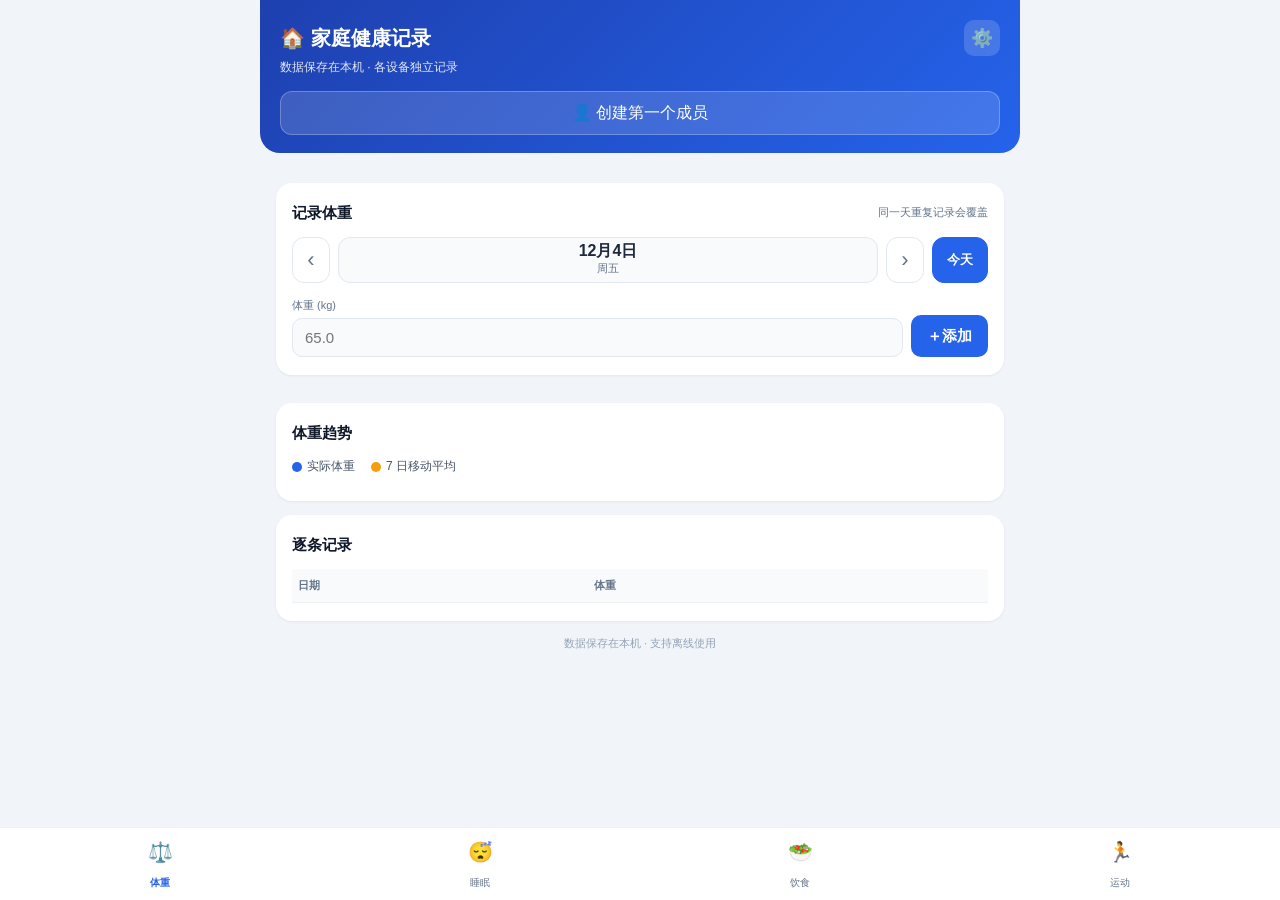
<file: index.html>
<!DOCTYPE html>
<html lang="zh-CN">
<head>
<meta charset="UTF-8">
<meta name="viewport" content="width=device-width, initial-scale=1.0, viewport-fit=cover">
<meta name="theme-color" content="#2563eb">
<meta name="apple-mobile-web-app-capable" content="yes">
<meta name="mobile-web-app-capable" content="yes">
<meta name="apple-mobile-web-app-status-bar-style" content="default">
<meta name="apple-mobile-web-app-title" content="健康记录">
<title>家庭健康记录</title>
<link rel="manifest" href="manifest.webmanifest">
<link rel="apple-touch-icon" href="icon-192.png">
<link rel="icon" type="image/png" href="icon-192.png">
<style>
  :root {
    --blue: #2563eb; --blue-deep: #1e40af; --orange: #f59e0b;
    --green: #16a34a; --red: #ef4444; --purple: #7c3aed; --teal: #0d9488;
    --bg: #f1f5f9; --card: #fff; --text: #1e293b; --muted: #64748b; --line: #eef2f7;
  }
  * { margin:0; padding:0; box-sizing:border-box; -webkit-tap-highlight-color:transparent; }
  html, body { height:100%; }
  body {
    font-family:-apple-system,BlinkMacSystemFont,"PingFang SC","Microsoft YaHei",sans-serif;
    background:var(--bg); color:var(--text); line-height:1.6;
    padding-bottom: calc(64px + env(safe-area-inset-bottom));
  }
  .wrap { max-width:760px; margin:0 auto; padding:0 16px; }

  .head {
    background:linear-gradient(135deg,var(--blue-deep),var(--blue));
    color:#fff; border-radius:0 0 20px 20px; padding:20px 20px 18px; margin:0 -16px 16px;
  }
  .head .top { display:flex; align-items:center; justify-content:space-between; }
  .head h1 { font-size:20px; font-weight:700; }
  .head .gear { font-size:18px; background:rgba(255,255,255,.16); border:none; color:#fff;
    width:36px; height:36px; border-radius:10px; cursor:pointer; }
  .head .fam { font-size:12px; opacity:.88; margin-top:2px; display:flex; align-items:center; gap:6px; }

  /* 成员切换 */
  .members { display:flex; gap:8px; margin-top:14px; overflow-x:auto; }
  .member-chip {
    flex:1; min-width:96px; background:rgba(255,255,255,.14); border:1px solid rgba(255,255,255,.25);
    color:#fff; border-radius:12px; padding:8px 10px; cursor:pointer; text-align:center; transition:.15s;
  }
  .member-chip .nm { font-size:14px; font-weight:600; }
  .member-chip .ht { font-size:10px; opacity:.75; }
  .member-chip.active { background:#fff; color:var(--blue-deep); border-color:#fff; }
  .member-chip.add { flex:0 0 auto; width:44px; font-size:20px; line-height:1; }

  /* 今日概览 */
  .overview { display:flex; gap:8px; margin-bottom:14px; }
  .ov-item { flex:1; background:var(--card); border-radius:14px; padding:12px 10px; text-align:center; box-shadow:0 1px 3px rgba(0,0,0,.06); }
  .ov-item .ic { font-size:20px; }
  .ov-item .t { font-size:11px; color:var(--muted); margin:3px 0 1px; }
  .ov-item .v { font-size:13px; font-weight:700; }
  .ov-item.done .v { color:var(--green); }
  .ov-item.miss .v { color:var(--muted); }

  .cards { display:grid; grid-template-columns:repeat(3,1fr); gap:10px; margin-bottom:14px; }
  .card { background:var(--card); border-radius:14px; padding:14px 14px 12px; box-shadow:0 1px 3px rgba(0,0,0,.06); }
  .card .k { font-size:11px; color:var(--muted); margin-bottom:5px; }
  .card .v { font-size:20px; font-weight:700; }
  .card .v.down { color:var(--green); }
  .card .s { font-size:10px; color:#94a3b8; margin-top:2px; }

  .panel { background:var(--card); border-radius:16px; padding:18px 16px; box-shadow:0 1px 3px rgba(0,0,0,.06); margin-bottom:14px; }
  .panel h2 { font-size:15px; font-weight:700; margin-bottom:12px; color:#0f172a; display:flex; align-items:center; justify-content:space-between; }
  .panel h2 .hint { font-size:11px; font-weight:400; color:var(--muted); }

  .legend { display:flex; gap:16px; font-size:12px; color:#475569; margin-bottom:6px; }
  .legend span { display:inline-flex; align-items:center; gap:5px; }
  .dot { width:10px; height:10px; border-radius:50%; display:inline-block; }
  .dot.raw { background:var(--blue); } .dot.ma { background:var(--orange); }

  /* 日期栏 */
  .datebar { display:flex; align-items:center; gap:8px; margin-bottom:14px; }
  .db-arrow { flex:0 0 38px; height:46px; border:1px solid #e2e8f0; background:#fff; border-radius:12px;
    font-size:22px; color:#64748b; cursor:pointer; line-height:1; }
  .db-arrow:active { background:#f1f5f9; }
  .db-main { flex:1; height:46px; border:1px solid #e2e8f0; background:#f8fafc; border-radius:12px;
    display:flex; flex-direction:column; align-items:center; justify-content:center; cursor:pointer; }
  .db-main:active { background:#eef2f7; }
  .db-date { font-size:16px; font-weight:700; color:var(--text); line-height:1.1; }
  .db-week { font-size:11px; color:var(--muted); margin-top:1px; }
  .db-today { flex:0 0 auto; height:46px; padding:0 14px; border:1px solid var(--blue); background:#eff6ff;
    color:var(--blue); border-radius:12px; font-size:13px; font-weight:600; cursor:pointer; }
  .db-today.active { background:var(--blue); color:#fff; }

  /* 表单 */
  .add-form { display:flex; gap:8px; align-items:flex-end; flex-wrap:wrap; }
  .add-form .field { flex:1; min-width:90px; display:flex; flex-direction:column; }
  .add-form label { font-size:11px; color:var(--muted); margin-bottom:4px; }
  .add-form input, .add-form select {
    border:1px solid #e2e8f0; border-radius:10px; padding:10px 12px; font-size:15px;
    background:#f8fafc; color:var(--text); width:100%; -webkit-appearance:none;
  }
  .add-form input:focus { outline:none; border-color:var(--blue); background:#fff; }
  .btn-add { background:var(--blue); color:#fff; border:none; border-radius:10px; padding:10px 16px;
    font-size:15px; font-weight:600; height:42px; cursor:pointer; flex-shrink:0; }
  .btn-add:active { background:var(--blue-deep); }
  .btn-add.wide { width:100%; }

  /* 禁食判断卡 */
  .fast-result { display:grid; grid-template-columns:repeat(3,1fr); gap:8px; margin-top:12px; }
  .fr-card { border-radius:12px; padding:10px 8px; text-align:center; background:#f8fafc; border:1px solid var(--line); }
  .fr-card .method { font-size:12px; font-weight:700; color:var(--muted); }
  .fr-card .desc { font-size:10px; color:#94a3b8; margin-top:1px; }
  .fr-card .status { font-size:13px; font-weight:700; margin-top:6px; }
  .fr-card.ok { background:#f0fdf4; border-color:#bbf7d0; }
  .fr-card.ok .status { color:var(--green); }
  .fr-card.no .status { color:var(--muted); }
  .fast-summary { background:#f8fafc; border-radius:12px; padding:12px 14px; margin-top:10px; font-size:13px; }
  .fast-summary b { color:var(--blue-deep); }

  /* 进食窗口按钮 */
  .fast-btns { display:flex; gap:10px; }
  .fast-btn { flex:1; border:none; border-radius:14px; padding:18px 10px 14px; color:#fff; cursor:pointer;
    display:flex; flex-direction:column; align-items:center; gap:3px; }
  .fast-btn:active { transform:scale(.97); }
  .fast-btn.start { background:linear-gradient(135deg,#f59e0b,#ea580c); }
  .fast-btn.end { background:linear-gradient(135deg,#7c3aed,#5b21b6); }
  .fast-btn .ft-ic { font-size:24px; line-height:1; }
  .fast-btn .ft-t { font-size:13px; font-weight:600; opacity:.95; }
  .fast-btn .ft-time { font-size:22px; font-weight:700; letter-spacing:.5px; }
  .ft-row { display:flex; align-items:center; gap:7px; }
  .ft-edit { font-size:11px; opacity:.85; background:rgba(255,255,255,.24); border-radius:8px; padding:3px 7px; line-height:1; cursor:pointer; }
  .ft-edit:active { background:rgba(255,255,255,.42); }
  .ft-edit-time { width:100%; font-size:24px; text-align:center; border:1px solid #e2e8f0; border-radius:12px;
    padding:14px 12px; background:#fff; color:var(--text); -webkit-appearance:none; }

  /* 睡眠按钮 + 质量选择 */
  .fast-btn.sleepstart { background:linear-gradient(135deg,#334155,#0f172a); }
  .fast-btn.sleepend { background:linear-gradient(135deg,#fbbf24,#f97316); }
  .sq-row { display:flex; align-items:center; justify-content:space-between; margin-top:14px; padding:10px 12px;
    background:#f8fafc; border:1px solid var(--line); border-radius:12px; }
  .sq-label { font-size:13px; color:var(--muted); font-weight:600; }
  .sq-chips { display:flex; gap:6px; }
  .sq-chip { border:1px solid #e2e8f0; background:#fff; color:#64748b; border-radius:20px; padding:5px 14px;
    font-size:13px; font-weight:600; cursor:pointer; }
  .sq-chip:active { transform:scale(.96); }
  .sq-chip.active { background:var(--blue); border-color:var(--blue); color:#fff; }

  /* 列表 */
  table { width:100%; border-collapse:collapse; font-size:13px; }
  th,td { text-align:left; padding:8px 6px; border-bottom:1px solid var(--line); }
  th { color:var(--muted); font-weight:600; font-size:11px; background:#f8fafc; }
  td.del { text-align:right; width:34px; }
  .btn-del { background:none; border:none; color:#cbd5e1; font-size:17px; cursor:pointer; padding:2px 6px; line-height:1; }
  .btn-del:active { color:#ef4444; }
  tr.cur td { background:#eff6ff; }
  .scroll { max-height:340px; overflow-y:auto; }

  .chip { display:inline-block; padding:2px 10px; border-radius:20px; font-size:11px; font-weight:600; }
  .chip.meal { background:#eef2ff; color:#4338ca; }
  .chip.ex { background:#f0fdf4; color:#15803d; }
  .q1 { color:var(--red); } .q2 { color:var(--orange); } .q3 { color:var(--green); }

  /* 底部导航 */
  .tabbar { position:fixed; left:0; right:0; bottom:0; background:var(--card); border-top:1px solid var(--line);
    display:flex; z-index:40; padding-bottom:env(safe-area-inset-bottom); }
  .tab { flex:1; text-align:center; padding:8px 0 6px; cursor:pointer; color:var(--muted); }
  .tab .ic { font-size:20px; display:block; }
  .tab .lb { font-size:10px; }
  .tab.active { color:var(--blue); font-weight:600; }

  /* 数据操作 */
  .data-actions { display:flex; gap:8px; }
  .data-actions button { flex:1; background:#f1f5f9; border:1px solid #e2e8f0; color:#334155;
    border-radius:10px; padding:10px 8px; font-size:13px; font-weight:600; cursor:pointer; }
  .data-actions button:active { background:#e2e8f0; }

  /* 设置弹层 */
  .sheet-mask { position:fixed; inset:0; background:rgba(0,0,0,.4); z-index:60; display:none; }
  .sheet-mask.show { display:block; }
  .sheet { position:fixed; left:0; right:0; bottom:0; background:var(--bg); border-radius:20px 20px 0 0;
    padding:20px 18px calc(24px + env(safe-area-inset-bottom)); z-index:61; max-height:85vh; overflow-y:auto;
    transform:translateY(100%); transition:transform .25s; }
  .sheet-mask.show .sheet { transform:translateY(0); }
  .sheet h3 { font-size:16px; margin-bottom:14px; }
  .sheet .row { display:flex; align-items:center; justify-content:space-between; padding:12px 0; border-bottom:1px solid var(--line); }
  .sheet .row .lbl { font-size:14px; }
  .sheet .row .sub { font-size:11px; color:var(--muted); }
  .switch { position:relative; width:46px; height:26px; }
  .switch input { opacity:0; width:0; height:0; }
  .switch .sl { position:absolute; inset:0; background:#cbd5e1; border-radius:26px; transition:.2s; cursor:pointer; }
  .switch .sl:before { content:""; position:absolute; width:20px; height:20px; left:3px; top:3px; background:#fff; border-radius:50%; transition:.2s; }
  .switch input:checked + .sl { background:var(--blue); }
  .switch input:checked + .sl:before { transform:translateX(20px); }
  .sheet input[type=time], .sheet input[type=text], .sheet input[type=number] {
    border:1px solid #e2e8f0; border-radius:10px; padding:8px 12px; font-size:14px; background:#fff; }
  .btn-primary { background:var(--blue); color:#fff; border:none; border-radius:12px; padding:12px; font-size:15px;
    font-weight:600; width:100%; cursor:pointer; margin-top:14px; }
  .btn-primary:active { background:var(--blue-deep); }
  .btn-ghost { background:#f1f5f9; border:1px solid #e2e8f0; color:#334155; border-radius:12px; padding:11px;
    font-size:14px; font-weight:600; width:100%; cursor:pointer; margin-top:10px; }

  .toast { position:fixed; left:50%; bottom:calc(96px + env(safe-area-inset-bottom)); transform:translateX(-50%);
    background:#0f172a; color:#fff; padding:10px 18px; border-radius:20px; font-size:13px; opacity:0;
    pointer-events:none; transition:opacity .25s; z-index:70; white-space:nowrap; max-width:90vw; }
  .toast.show { opacity:.95; }

  .banner { background:#fffbeb; border:1px solid #fde68a; color:#92400e; border-radius:12px; padding:12px 14px;
    font-size:13px; margin-bottom:14px; display:none; }
  .banner.show { display:block; }

  .foot { font-size:11px; color:#94a3b8; text-align:center; margin:14px 0 8px; }

  @media (max-width:480px) {
    .cards { grid-template-columns:repeat(2,1fr); }
    .head h1 { font-size:18px; }
  }
</style>
</head>
<body>
<div class="wrap" id="mainWrap">
  <div class="head">
    <div class="top">
      <h1 id="headTitle">🏠 家庭健康记录</h1>
      <button class="gear" id="btnSettings">⚙️</button>
    </div>
    <div class="fam">数据保存在本机 · 各设备独立记录</div>
    <div class="members" id="memberBar"></div>
  </div>

  <div class="banner" id="remindBanner"></div>

  <div class="overview" id="overview"></div>

  <!-- 体重页 -->
  <div id="page-weight">
    <div class="panel">
      <h2>记录体重 <span class="hint">同一天重复记录会覆盖</span></h2>
      <div class="datebar" data-input="inDate"></div>
      <div class="add-form">
        <div class="field"><label>体重 (kg)</label><input type="number" id="inWeight" step="0.1" inputmode="decimal" placeholder="65.0"></div>
        <button class="btn-add" id="btnAdd">＋添加</button>
      </div>
    </div>
    <div class="cards" id="cards"></div>
    <div class="panel">
      <h2>体重趋势</h2>
      <div class="legend"><span><i class="dot raw"></i>实际体重</span><span><i class="dot ma"></i>7 日移动平均</span></div>
      <div id="chart"></div>
    </div>
    <div class="panel">
      <h2>逐条记录 <span class="hint" id="recHint"></span></h2>
      <div class="scroll"><table><thead><tr><th>日期</th><th>体重</th><th></th></tr></thead><tbody id="recBody"></tbody></table></div>
    </div>
  </div>

  <!-- 睡眠页 -->
  <div id="page-sleep" style="display:none;">
    <div class="panel">
      <h2>记录睡眠 <span class="hint">点一下即记录当前时间 · 点 ✎ 修改</span></h2>
      <div class="datebar" data-input="slDate"></div>
      <div class="fast-btns">
        <button class="fast-btn sleepstart" id="btnSleepStart">
          <span class="ft-ic">🌙</span><span class="ft-t">入睡</span>
          <span class="ft-row"><span class="ft-time" id="slStartLabel">—</span><span class="ft-edit" id="slStartEdit">✎</span></span>
        </button>
        <button class="fast-btn sleepend" id="btnSleepEnd">
          <span class="ft-ic">☀️</span><span class="ft-t">起床</span>
          <span class="ft-row"><span class="ft-time" id="slEndLabel">—</span><span class="ft-edit" id="slEndEdit">✎</span></span>
        </button>
      </div>
      <div class="sq-row">
        <span class="sq-label">睡眠质量</span>
        <div class="sq-chips">
          <button class="sq-chip" data-q="1">差</button>
          <button class="sq-chip" data-q="2">一般</button>
          <button class="sq-chip active" data-q="3">好</button>
        </div>
      </div>
      <div id="sleepResult"></div>
    </div>
    <div class="panel">
      <h2>睡眠记录</h2>
      <div class="scroll"><table><thead><tr><th>日期</th><th>入睡</th><th>起床</th><th>时长</th><th>质量</th><th></th></tr></thead><tbody id="sleepBody"></tbody></table></div>
    </div>
  </div>

  <!-- 饮食页（仅进食窗口/禁食） -->
  <div id="page-diet" style="display:none;">
    <div class="panel">
      <h2>记录进食窗口 <span class="hint">点一下即记录当前时间 · 点 ✎ 修改</span></h2>
      <div class="datebar" data-input="ftDate"></div>
      <div class="fast-btns">
        <button class="fast-btn start" id="btnFastStart">
          <span class="ft-ic">🍽</span><span class="ft-t">开始进食</span>
          <span class="ft-row"><span class="ft-time" id="ftStartLabel">—</span><span class="ft-edit" id="ftStartEdit">✎</span></span>
        </button>
        <button class="fast-btn end" id="btnFastEnd">
          <span class="ft-ic">🥢</span><span class="ft-t">结束进食</span>
          <span class="ft-row"><span class="ft-time" id="ftEndLabel">—</span><span class="ft-edit" id="ftEndEdit">✎</span></span>
        </button>
      </div>
      <div id="fastResult"></div>
    </div>
    <div class="panel">
      <h2>禁食记录</h2>
      <div class="scroll"><table><thead><tr><th>日期</th><th>第一餐</th><th>最后一餐</th><th>禁食时长</th><th></th></tr></thead><tbody id="fastBody"></tbody></table></div>
    </div>
    <div class="panel">
      <h2>三种禁食法说明</h2>
      <p style="font-size:13px;color:var(--muted);line-height:1.9;">
        <b style="color:var(--text);">16+8</b>：16 小时禁食 + 8 小时进食窗口，最主流<br>
        <b style="color:var(--text);">14+10</b>：14 小时禁食 + 10 小时进食窗口，温和版<br>
        <b style="color:var(--text);">12+12</b>：12 小时禁食 + 12 小时进食窗口，入门版<br>
        判定依据：<b>禁食时长 = 前一天「结束进食」到当天「开始进食」的间隔</b>。每天记录第一餐（开始进食）和最后一餐（结束进食）时间即可自动判断。
      </p>
    </div>
  </div>

  <!-- 运动页 -->
  <div id="page-exercise" style="display:none;">
    <div class="panel">
      <h2>记录运动 <span class="hint">消耗按 MET×体重×时长自动估算，可手改</span></h2>
      <div class="datebar" data-input="exDate"></div>
      <div class="add-form">
        <div class="field"><label>运动类型</label>
          <select id="exType">
            <option value="跑步">跑步</option><option value="快走">快走</option><option value="散步">散步</option>
            <option value="骑行">骑行</option><option value="游泳">游泳</option><option value="跳绳">跳绳</option>
            <option value="力量训练">力量训练</option><option value="瑜伽">瑜伽</option><option value="其他">其他</option>
          </select>
        </div>
        <div class="field"><label>时长 (分钟)</label><input type="number" id="exMin" step="1" inputmode="numeric" placeholder="30"></div>
        <div class="field"><label>消耗 (kcal)</label><input type="number" id="exKcal" step="1" inputmode="numeric" placeholder="自动估算"></div>
        <button class="btn-add" id="btnAddEx">＋添加</button>
      </div>
    </div>
    <div class="cards" id="exCards"></div>
    <div class="panel">
      <h2>运动记录</h2>
      <div class="scroll"><table><thead><tr><th>日期</th><th>类型</th><th>时长</th><th>消耗</th><th></th></tr></thead><tbody id="exBody"></tbody></table></div>
    </div>
  </div>

  <div class="foot" id="footText">数据保存在本机 · 支持离线使用</div>
</div>

<!-- 底部导航 -->
<div class="tabbar" id="tabbar">
  <div class="tab active" data-tab="weight"><span class="ic">⚖️</span><span class="lb">体重</span></div>
  <div class="tab" data-tab="sleep"><span class="ic">😴</span><span class="lb">睡眠</span></div>
  <div class="tab" data-tab="diet"><span class="ic">🥗</span><span class="lb">饮食</span></div>
  <div class="tab" data-tab="exercise"><span class="ic">🏃</span><span class="lb">运动</span></div>
</div>

<!-- 设置弹层 -->
<div class="sheet-mask" id="sheetMask">
  <div class="sheet" id="sheet"></div>
</div>

<!-- 进食时间编辑弹层 -->
<div class="sheet-mask" id="ftEditMask">
  <div class="sheet" style="max-height:none;">
    <h3 id="ftEditTitle">修改时间</h3>
    <input type="time" id="ftEditTime" value="" class="ft-edit-time">
    <div class="hint" style="text-align:center;margin-top:8px;">滑动滚轮选好时间后，点「保存」生效</div>
    <div class="data-actions" style="margin-top:14px;">
      <button id="ftEditCancel">取消</button>
      <button class="btn-primary" id="ftEditSave" style="margin:0;">保存</button>
    </div>
  </div>
</div>

<div class="toast" id="toast"></div>

<script>
/* 纯本地模式：数据保存在浏览器 localStorage，无需任何云服务 */

const LKEY = 'health_family_v1';

/* ================= 默认数据（首次创建成员「我」时写入） ================= */
const DEFAULT_WEIGHT = [
  ["2026-04-11",73.5],["2026-04-13",73.0],["2026-04-14",73.6],["2026-04-15",73.0],
  ["2026-04-16",72.6],["2026-04-18",72.3],["2026-04-19",72.0],["2026-04-20",72.0],
  ["2026-04-21",72.0],["2026-04-22",71.7],["2026-04-23",72.0],["2026-04-24",71.5],
  ["2026-04-25",71.1],["2026-04-27",72.0],["2026-04-28",71.3],["2026-04-30",71.5],
  ["2026-05-07",71.7],["2026-05-08",71.1],["2026-05-09",71.0],["2026-05-10",71.0],
  ["2026-05-11",70.8],["2026-05-12",70.5],["2026-05-13",70.9],["2026-05-14",70.7],
  ["2026-05-15",70.2],["2026-05-16",70.0],["2026-05-17",70.3],["2026-05-18",70.6],
  ["2026-05-19",70.3],["2026-05-20",69.9],["2026-05-21",69.4],["2026-05-22",69.2],
  ["2026-05-23",69.0],["2026-05-24",69.2],["2026-05-25",69.3],["2026-05-27",69.5],
  ["2026-05-28",68.9],["2026-06-01",69.0],["2026-06-11",68.2],["2026-06-21",68.5],
  ["2026-06-26",68.0],["2026-07-01",67.6],["2026-07-02",67.2],["2026-07-03",67.4],
  ["2026-07-06",67.8],["2026-07-28",66.3],["2026-07-30",65.7],["2026-08-03",66.3],
  ["2026-08-21",64.9]
];

/* 运动 MET 值（每公斤体重每小时消耗的千卡数） */
const MET = { '跑步':9.8, '快走':4.3, '散步':3.0, '骑行':6.8, '游泳':6.0, '跳绳':11.0, '力量训练':5.0, '瑜伽':2.5, '其他':3.5 };

function uid() {
  if (crypto && crypto.randomUUID) return crypto.randomUUID();
  return 'xxxxxxxx-xxxx-4xxx-yxxx-xxxxxxxxxxxx'.replace(/[xy]/g, c => {
    const r = Math.random()*16|0; return (c==='x'?r:(r&0x3|0x8)).toString(16);
  });
}

/* ================= 状态 ================= */
let state = load();
function emptyState() {
  return { family:null, members:[], cur:null, weight:[], sleep:[], diet:[], fasting:[], exercise:[], reminders:{} };
}
function load() {
  try {
    const raw = localStorage.getItem(LKEY);
    if (raw) { const s = JSON.parse(raw); if (s && typeof s === 'object') return Object.assign(emptyState(), s); }
  } catch(e){}
  return emptyState();
}
function persist() { localStorage.setItem(LKEY, JSON.stringify(state)); }
function toast(msg){ const t=document.getElementById('toast'); t.textContent=msg; t.classList.add('show');
  clearTimeout(t._t); t._t=setTimeout(()=>t.classList.remove('show'),1900); }
function todayStr(){ const d=new Date(); return `${d.getFullYear()}-${String(d.getMonth()+1).padStart(2,'0')}-${String(d.getDate()).padStart(2,'0')}`; }
function fmtDate(d){ const [y,m,dd]=d.split('-'); return `${parseInt(m)}月${parseInt(dd)}日`; }
function toStr(dt){ return `${dt.getFullYear()}-${String(dt.getMonth()+1).padStart(2,'0')}-${String(dt.getDate()).padStart(2,'0')}`; }
function fmtDateFull(dt){ return `${dt.getMonth()+1}月${dt.getDate()}日`; }
function curMember(){ return state.members.find(m=>m.id===state.cur) || state.members[0] || null; }

/* 本地模式：无云端同步，保留空函数以兼容各处调用 */
function syncPull() {}
function syncPush() {}

/* ================= 成员操作 ================= */
function addMember(name, height, seedWeight) {
  const m = { id:uid(), name, height_cm:height };
  state.members.push(m);
  if (seedWeight) {
    DEFAULT_WEIGHT.forEach(r => state.weight.push({ member_id:m.id, date:r[0], weight:r[1] }));
  }
  if (!state.cur) state.cur = m.id;
  persist(); syncPush(); render();
}
function deleteMember(id) {
  state.members = state.members.filter(m=>m.id!==id);
  state.weight = state.weight.filter(r=>r.member_id!==id);
  state.sleep = state.sleep.filter(r=>r.member_id!==id);
  state.diet = state.diet.filter(r=>r.member_id!==id);
  state.fasting = state.fasting.filter(r=>r.member_id!==id);
  state.exercise = state.exercise.filter(r=>r.member_id!==id);
  delete state.reminders[id];
  if (state.cur === id) state.cur = state.members[0] ? state.members[0].id : null;
  persist(); syncPush(); render();
}

/* ================= 渲染 ================= */
function render() {
  renderHead();
  renderOverview();
  const m = curMember();
  if (m) { renderWeight(m); renderSleep(m); renderSleepResult(m); renderFasting(m); renderFastResult(m); renderExercise(m); }
  else { document.getElementById('cards').innerHTML=''; document.getElementById('chart').innerHTML=''; }
  checkReminder();
}

function renderHead() {
  const bar = document.getElementById('memberBar');
  if (!state.members.length) {
    bar.innerHTML = '<div class="member-chip" id="btnCreateMember" style="width:100%">👤 创建第一个成员</div>';
  } else {
    bar.innerHTML = state.members.map(m =>
      `<div class="member-chip ${m.id===state.cur?'active':''}" data-mid="${m.id}">
        <div class="nm">${esc(m.name)}</div><div class="ht">${m.height_cm}cm</div>
      </div>`).join('') + '<div class="member-chip add" id="btnAddMember">＋</div>';
  }
}

function renderOverview() {
  const m = curMember();
  const ov = document.getElementById('overview');
  if (!m) { ov.innerHTML=''; return; }
  const t = todayStr();
  const w = state.weight.find(r=>r.member_id===m.id && r.date===t);
  const s = state.sleep.find(r=>r.member_id===m.id && r.date===t);
  const fh = fastHours(m, t);
  const exToday = state.exercise.filter(r=>r.member_id===m.id && r.date===t);
  const exKcal = exToday.reduce((sum,r)=>sum+r.kcal,0);
  const wv = w ? w.weight.toFixed(1)+'kg' : '未记';
  const sv = s ? (sleepHours(s)||'—') : '未记';
  ov.innerHTML = `
    <div class="ov-item ${w?'done':'miss'}"><div class="ic">⚖️</div><div class="t">今日体重</div><div class="v">${wv}</div></div>
    <div class="ov-item ${s?'done':'miss'}"><div class="ic">😴</div><div class="t">今日睡眠</div><div class="v">${sv}</div></div>
    <div class="ov-item ${fh!=null?'done':'miss'}"><div class="ic">🥗</div><div class="t">今日禁食</div><div class="v">${fh!=null?fh.toFixed(1)+' h':'未记'}</div></div>
    <div class="ov-item ${exKcal?'done':'miss'}"><div class="ic">🏃</div><div class="t">今日消耗</div><div class="v">${exKcal?exKcal+' kcal':'未记'}</div></div>`;
}

function esc(s){ return String(s).replace(/[&<>"']/g, c=>({'&':'&amp;','<':'&lt;','>':'&gt;','"':'&quot;',"'":'&#39;'}[c])); }

/* ---------- 日期栏 ---------- */
function initDateBars() {
  document.querySelectorAll('.datebar').forEach(bar=>{
    // 找到或创建隐藏的 input 数据源（datebar 只是显示层，真正的日期值存在这个 input 上）
    let input = document.getElementById(bar.dataset.input);
    if (!input) {
      input = document.createElement('input');
      input.type = 'date';
      input.id = bar.dataset.input;
      input.style.cssText = 'position:absolute;left:-9999px;top:0;opacity:0;width:1px;height:1px;padding:0;border:0;';
      document.body.appendChild(input);
    }
    if (!input.value) input.value = todayStr();
    // 构建内部结构
    bar.innerHTML = `
      <button class="db-arrow" data-dir="-1">‹</button>
      <div class="db-main"><span class="db-date"></span><span class="db-week"></span></div>
      <button class="db-arrow" data-dir="1">›</button>
      <button class="db-today">今天</button>`;
    const dateEl = bar.querySelector('.db-date');
    const weekEl = bar.querySelector('.db-week');
    const main = bar.querySelector('.db-main');
    const todayBtn = bar.querySelector('.db-today');
    function sync() {
      const d = input.value;
      if (!d) return;
      const dt = new Date(d + 'T00:00:00');
      dateEl.textContent = fmtDateFull(dt);
      weekEl.textContent = '周' + '日一二三四五六'[dt.getDay()];
      todayBtn.classList.toggle('active', d === todayStr());
    }
    bar.querySelectorAll('.db-arrow').forEach(btn=>{
      btn.addEventListener('click', ()=>{
        const dt = new Date(input.value + 'T00:00:00');
        dt.setDate(dt.getDate() + parseInt(btn.dataset.dir));
        input.value = toStr(dt);
        sync(); input.dispatchEvent(new Event('change'));
      });
    });
    todayBtn.addEventListener('click', ()=>{
      input.value = todayStr(); sync(); input.dispatchEvent(new Event('change'));
    });
    main.addEventListener('click', ()=>{ try{ if (input.showPicker) input.showPicker(); else input.click(); }catch(e){ input.click(); } });
    input.addEventListener('change', sync);
    sync();
  });
}

/* ---------- 体重 ---------- */
function renderWeight(m) {
  const recs = state.weight.filter(r=>r.member_id===m.id).sort((a,b)=>a.date<b.date?-1:1);
  const cards = document.getElementById('cards');
  const chart = document.getElementById('chart');
  const body = document.getElementById('recBody');
  const hint = document.getElementById('recHint');
  if (!recs.length) {
    cards.innerHTML=''; chart.innerHTML='<p style="color:#94a3b8;font-size:13px;text-align:center;padding:20px;">暂无体重数据</p>';
    body.innerHTML=''; hint.textContent='0 条'; return;
  }
  const start=recs[0].date, end=recs[recs.length-1].date;
  const startW=recs[0].weight, curW=recs[recs.length-1].weight;
  const totalLoss=startW-curW;
  const minR=recs.reduce((a,b)=>b.weight<a.weight?b:a);
  const maxR=recs.reduce((a,b)=>b.weight>a.weight?b:a);
  const days=(new Date(end)-new Date(start))/86400000;
  const perWeek=days>0?(totalLoss/(days/7)):0;
  const bmi=curW/(m.height_cm/100)**2;
  cards.innerHTML=`
    <div class="card"><div class="k">起始体重</div><div class="v">${startW.toFixed(1)} kg</div><div class="s">${fmtDate(start)}</div></div>
    <div class="card"><div class="k">当前体重</div><div class="v">${curW.toFixed(1)} kg</div><div class="s">${fmtDate(end)}</div></div>
    <div class="card"><div class="k">累计减重</div><div class="v ${totalLoss>=0?'down':''}">${totalLoss>=0?'-':'+'}${Math.abs(totalLoss).toFixed(1)} kg</div><div class="s">约 ${perWeek.toFixed(2)} kg/周</div></div>
    <div class="card"><div class="k">历史最低</div><div class="v">${minR.weight.toFixed(1)} kg</div><div class="s">${fmtDate(minR.date)}</div></div>
    <div class="card"><div class="k">历史最高</div><div class="v">${maxR.weight.toFixed(1)} kg</div><div class="s">${fmtDate(maxR.date)}</div></div>
    <div class="card"><div class="k">BMI 参考</div><div class="v">${bmi.toFixed(1)}</div><div class="s">身高 ${m.height_cm}cm</div></div>`;
  chart.innerHTML = renderWeightChart(recs);
  hint.textContent = recs.length+' 条';
  const lastDate = recs[recs.length-1].date;
  body.innerHTML = recs.slice().reverse().map(r=>
    `<tr class="${r.date===lastDate?'cur':''}"><td>${fmtDate(r.date)}</td><td>${r.weight.toFixed(1)} kg</td>
    <td class="del"><button class="btn-del" data-type="weight" data-date="${r.date}" title="删除">✕</button></td></tr>`).join('');
}

function renderWeightChart(recs) {
  const W=720,H=420,left=58,right=706,top=34,bottom=328;
  const plotW=right-left,plotH=bottom-top;
  const vals=recs.map(r=>r.weight);
  let yLo=Math.floor((Math.min(...vals)-0.6)*2)/2, yHi=Math.ceil((Math.max(...vals)+0.6)*2)/2;
  if(yHi-yLo<2){yLo-=1;yHi+=1;}
  const startDate=new Date(recs[0].date), endDate=new Date(recs[recs.length-1].date);
  const pad=4, span=(endDate-startDate)/86400000+pad*2;
  const xStart=new Date(startDate); xStart.setDate(xStart.getDate()-pad);
  const xPos=d=>left+((new Date(d)-xStart)/86400000/span)*plotW;
  const yPos=w=>top+((yHi-w)/(yHi-yLo))*plotH;
  const ma=recs.map((r,i)=>{const s=Math.max(0,i-6);let sum=0;for(let j=s;j<=i;j++)sum+=recs[j].weight;return sum/(i-s+1);});
  const ptsRaw=recs.map((r,i)=>`${xPos(r.date).toFixed(1)},${yPos(r.weight).toFixed(1)}`).join(' ');
  const ptsMa=recs.map((r,i)=>`${xPos(r.date).toFixed(1)},${yPos(ma[i]).toFixed(1)}`).join(' ');
  const dots=recs.map((r,i)=>{const last=i===recs.length-1;const rr=last?4.5:2.8;
    return `<circle cx="${xPos(r.date).toFixed(1)}" cy="${yPos(r.weight).toFixed(1)}" r="${rr}" fill="#2563eb" stroke="#fff" stroke-width="1"/>`;}).join('');
  let yTicks=''; for(let yv=yLo;yv<=yHi+1e-9;yv+=1){const yy=yPos(yv);
    yTicks+=`<line x1="${left}" y1="${yy.toFixed(1)}" x2="${right}" y2="${yy.toFixed(1)}" stroke="#e2e8f0" stroke-width="1"/><text x="${left-8}" y="${(yy+4).toFixed(1)}" text-anchor="end" font-size="11" fill="#64748b">${yv.toFixed(0)}</text>`;}
  const xDates=new Set([recs[0].date,recs[recs.length-1].date]);
  let cur=new Date(startDate.getFullYear(),startDate.getMonth(),1);
  while(cur<=endDate){if(cur>=startDate)xDates.add(cur.toISOString().slice(0,10));cur=new Date(cur.getFullYear(),cur.getMonth()+1,1);}
  let xLabels=''; [...xDates].sort().forEach(d=>{const xx=xPos(d);const dt=new Date(d);
    const label=dt.getDate()===1?`${dt.getMonth()+1}月`:`${dt.getMonth()+1}月${dt.getDate()}日`;
    xLabels+=`<line x1="${xx.toFixed(1)}" y1="${top}" x2="${xx.toFixed(1)}" y2="${bottom}" stroke="#eef2f7" stroke-width="1"/><text x="${xx.toFixed(1)}" y="${bottom+20}" text-anchor="middle" font-size="11" fill="#64748b">${label}</text>`;});
  const lx=xPos(recs[recs.length-1].date), ly=yPos(recs[recs.length-1].weight);
  return `<svg viewBox="0 0 ${W} ${H}" xmlns="http://www.w3.org/2000/svg" style="width:100%;height:auto;display:block;">
    ${yTicks}${xLabels}
    <polyline points="${ptsMa}" fill="none" stroke="#f59e0b" stroke-width="2" stroke-dasharray="5,4" opacity="0.9"/>
    <polyline points="${ptsRaw}" fill="none" stroke="#2563eb" stroke-width="2.2" stroke-linejoin="round" stroke-linecap="round"/>
    ${dots}
    <text x="${lx.toFixed(1)}" y="${(ly-10).toFixed(1)}" text-anchor="middle" font-size="12" font-weight="700" fill="#1d4ed8">${recs[recs.length-1].weight.toFixed(1)} kg</text>
    <line x1="${left}" y1="${bottom}" x2="${right}" y2="${bottom}" stroke="#cbd5e1" stroke-width="1"/>
    <line x1="${left}" y1="${top}" x2="${left}" y2="${bottom}" stroke="#cbd5e1" stroke-width="1"/>
  </svg>`;
}

/* ---------- 睡眠 ---------- */
function toMin(t){ if(!t) return null; const [h,m]=t.split(':').map(Number); return h*60+m; }
function sleepHours(s){ const a=toMin(s.sleep_time), b=toMin(s.wake_time); if(a==null||b==null) return null;
  let d=b-a; if(d<0)d+=1440; return (d/60).toFixed(1)+'h'; }
function renderSleep(m) {
  const recs=state.sleep.filter(r=>r.member_id===m.id).sort((a,b)=>a.date<b.date?-1:1);
  document.getElementById('sleepBody').innerHTML = recs.length ? recs.slice().reverse().map(r=>{
    const q={3:'<span class="q3">好</span>',2:'<span class="q2">一般</span>',1:'<span class="q1">差</span>'}[r.quality]||'—';
    return `<tr><td>${fmtDate(r.date)}</td><td>${r.sleep_time||'—'}</td><td>${r.wake_time||'—'}</td><td>${sleepHours(r)||'—'}</td><td>${q}</td>
    <td class="del"><button class="btn-del" data-type="sleep" data-date="${r.date}" title="删除">✕</button></td></tr>`;}).join('')
    : '<tr><td colspan="6" style="text-align:center;color:#94a3b8;padding:18px;">暂无睡眠记录</td></tr>';
}
function renderSleepResult(m) {
  const el=document.getElementById('sleepResult');
  const t=document.getElementById('slDate').value || todayStr();
  const rec=state.sleep.find(r=>r.member_id===m.id && r.date===t);
  document.getElementById('slStartLabel').textContent = rec && rec.sleep_time ? rec.sleep_time : '—';
  document.getElementById('slEndLabel').textContent = rec && rec.wake_time ? rec.wake_time : '—';
  const q = rec ? rec.quality : 3;
  document.querySelectorAll('.sq-chip').forEach(c=>c.classList.toggle('active', parseInt(c.dataset.q)===q));
  if(!rec) { el.innerHTML=''; return; }
  const a=toMin(rec.sleep_time), b=toMin(rec.wake_time);
  if(a==null||b==null) { el.innerHTML=''; return; }
  let d=b-a; if(d<0)d+=1440;
  const hours=d/60;
  const comment = hours>=8?'睡眠充足 👍':hours>=7?'睡眠良好':hours>=6?'略偏少':'睡眠不足';
  el.innerHTML = `<div class="fast-summary">今日睡眠 <b>${hours.toFixed(1)} 小时</b>（${rec.sleep_time||'—'} → ${rec.wake_time||'—'}）· ${comment}</div>`;
}

/* ---------- 禁食 ---------- */
// 前一天日期字符串（跨月/跨年自动回退）
function prevDayStr(date){ const [y,m,d]=date.split('-').map(Number); const dt=new Date(y,m-1,d-1); return toStr(dt); }
// 禁食时长 = 前一天「结束进食」→ 当天「开始进食」的跨午夜间隔（16+8 里的「16」）。
// 需前一天有 last_meal、当天有 first_meal 才能计算。
function fastHours(m, date) {
  const rec = state.fasting.find(r=>r.member_id===m.id && r.date===date);
  if (!rec || !rec.first_meal) return null;
  const prev = state.fasting.find(r=>r.member_id===m.id && r.date===prevDayStr(date) && r.last_meal);
  if (!prev) return null;
  const a = toMin(prev.last_meal), b = toMin(rec.first_meal);
  let fast = b - a; if (fast < 0) fast += 1440;
  return fast / 60;
}
function renderFasting(m) {
  const recs=state.fasting.filter(r=>r.member_id===m.id).sort((a,b)=>a.date<b.date?-1:1);
  document.getElementById('fastBody').innerHTML = recs.length ? recs.slice().reverse().map(r=>{
    const fh=fastHours(m, r.date);
    return `<tr><td>${fmtDate(r.date)}</td><td>${r.first_meal||'—'}</td><td>${r.last_meal||'—'}</td><td>${fh!=null?fh.toFixed(1)+' h':'—'}</td>
    <td class="del"><button class="btn-del" data-type="fasting" data-date="${r.date}" title="删除">✕</button></td></tr>`;}).join('')
    : '<tr><td colspan="5" style="text-align:center;color:#94a3b8;padding:18px;">暂无禁食记录</td></tr>';
}
function renderFastResult(m) {
  const el=document.getElementById('fastResult');
  const t=document.getElementById('ftDate').value || todayStr();
  const rec=state.fasting.find(r=>r.member_id===m.id && r.date===t);
  // 更新按钮上的时间标签
  document.getElementById('ftStartLabel').textContent = rec && rec.first_meal ? rec.first_meal : '—';
  document.getElementById('ftEndLabel').textContent = rec && rec.last_meal ? rec.last_meal : '—';
  if (!rec) { el.innerHTML=''; return; }
  const fh=fastHours(m, t);
  if (fh==null) { el.innerHTML=''; return; }
  const prev = state.fasting.find(r=>r.member_id===m.id && r.date===prevDayStr(t) && r.last_meal);
  const range = prev ? `${prev.last_meal}（前一日结束）→ ${rec.first_meal}（今日开始）` : '';
  const checks=[ [16,'16+8','8h 进食窗口'], [14,'14+10','10h 进食窗口'], [12,'12+12','12h 进食窗口'] ];
  el.innerHTML = `<div class="fast-summary">禁食 <b>${fh.toFixed(1)} 小时</b>${range?`<div style="margin-top:4px;opacity:.8;font-weight:400;">${range}</div>`:''}</div>
    <div class="fast-result">` + checks.map(([min,name,desc])=>{
      const ok=fh>=min-0.001;
      return `<div class="fr-card ${ok?'ok':'no'}"><div class="method">${name}</div><div class="desc">${desc}</div><div class="status">${ok?'✓ 达成':'未达成'}</div></div>`;
    }).join('') + '</div>';
}

/* ---------- 运动 ---------- */
function latestWeight(m) {
  const recs = state.weight.filter(r=>r.member_id===m.id).sort((a,b)=>a.date<b.date?-1:1);
  return recs.length ? recs[recs.length-1].weight : 60;
}
function estKcal(m, type, minutes) {
  const met = MET[type] || 3.5;
  const kg = latestWeight(m);
  return Math.round(met * kg * minutes / 60);
}
function renderExercise(m) {
  const recs=state.exercise.filter(r=>r.member_id===m.id).sort((a,b)=>a.date<b.date?-1:1);
  const cards=document.getElementById('exCards');
  const body=document.getElementById('exBody');
  const t=todayStr();
  const today=recs.filter(r=>r.date===t);
  const todayKcal=today.reduce((s,r)=>s+r.kcal,0);
  const todayMin=today.reduce((s,r)=>s+r.minutes,0);
  const totalKcal=recs.reduce((s,r)=>s+r.kcal,0);
  cards.innerHTML=`
    <div class="card"><div class="k">今日消耗</div><div class="v">${todayKcal}</div><div class="s">kcal</div></div>
    <div class="card"><div class="k">今日时长</div><div class="v">${todayMin}</div><div class="s">分钟</div></div>
    <div class="card"><div class="k">累计消耗</div><div class="v">${totalKcal}</div><div class="s">${recs.length} 次</div></div>`;
  body.innerHTML = recs.length ? recs.slice().reverse().map(r=>
    `<tr><td>${fmtDate(r.date)}</td><td><span class="chip ex">${esc(r.type||'其他')}</span></td><td>${r.minutes} 分钟</td><td>${r.kcal} kcal</td>
    <td class="del"><button class="btn-del" data-type="exercise" data-id="${r.id}" title="删除">✕</button></td></tr>`).join('')
    : '<tr><td colspan="5" style="text-align:center;color:#94a3b8;padding:18px;">暂无运动记录</td></tr>';
}

/* ---------- 提醒 ---------- */
function checkReminder() {
  const m=curMember();
  const banner=document.getElementById('remindBanner');
  if (!m) { banner.classList.remove('show'); return; }
  const r=state.reminders[m.id];
  if (!r || !r.enabled) { banner.classList.remove('show'); return; }
  const t=todayStr();
  const recorded = state.weight.some(x=>x.member_id===m.id && x.date===t) ||
                  state.sleep.some(x=>x.member_id===m.id && x.date===t) ||
                  state.fasting.some(x=>x.member_id===m.id && x.date===t) ||
                  state.exercise.some(x=>x.member_id===m.id && x.date===t);
  const now=new Date(); const nowMin=now.getHours()*60+now.getMinutes();
  const remMin=toMin(r.time)||(21*60);
  if (recorded) { banner.classList.remove('show'); return; }
  if (nowMin < remMin) { banner.classList.remove('show'); return; }
  const flag='reminded_'+t+'_'+m.id;
  if (sessionStorage.getItem(flag)) { return; }
  banner.innerHTML = `🔔 今天还没记录哦，记得记录一下你的体重/睡眠/饮食/运动～`;
  banner.classList.add('show');
  sessionStorage.setItem(flag,'1');
  maybeNotify(m);
}
function maybeNotify(m) {
  if (!('Notification' in window) || Notification.permission !== 'granted') return;
  try { new Notification('家庭健康记录', { body:'今天还没记录哦，记得记录一下～', icon:'icon-192.png' }); } catch(e){}
}

/* ================= 页签切换 ================= */
let curTab='weight';
function switchTab(tab) {
  curTab=tab;
  ['weight','sleep','diet','exercise'].forEach(t=>{
    document.getElementById('page-'+t).style.display = (t===tab)?'':'none';
  });
  document.querySelectorAll('.tab').forEach(el=>el.classList.toggle('active', el.dataset.tab===tab));
}

/* ================= 设置弹层 ================= */
function openSettings() {
  const m=curMember();
  const s=document.getElementById('sheet');
  let html='<h3>⚙️ 设置</h3>';

  html += `<div class="row"><div class="lbl">成员管理</div></div>`;
  state.members.forEach(mm=>{
    const r=state.reminders[mm.id]||{time:'21:00',enabled:true};
    html += `<div class="row">
      <div class="lbl">${esc(mm.name)}<br><span class="sub">${mm.height_cm}cm · 提醒 ${r.time} ${r.enabled?'开':'关'}</span></div>
      <div style="display:flex;gap:6px;">
        <button class="btn-ghost" style="margin:0;padding:6px 12px;" data-editmember="${mm.id}">编辑</button>
        ${state.members.length>1?`<button class="btn-ghost" style="margin:0;padding:6px 12px;color:#ef4444;" data-delmember="${mm.id}">删除</button>`:''}
      </div></div>`;
  });
  html += `<button class="btn-ghost" id="sAddMember">＋ 添加成员</button>`;

  if (m) {
    const r=state.reminders[m.id]||{time:'21:00',enabled:true};
    html += `<div class="row" style="margin-top:8px;"><div class="lbl">每日提醒<br><span class="sub">${esc(m.name)} 的提醒（不记录也不打紧）</span></div></div>`;
    html += `<div class="row">
      <div class="lbl">开启提醒</div>
      <label class="switch"><input type="checkbox" id="sRemindOn" ${r.enabled?'checked':''}><span class="sl"></span></label></div>`;
    html += `<div class="row"><div class="lbl">提醒时间</div>
      <input type="time" id="sRemindTime" value="${r.time}"></div>`;
  }

  html += `<div class="row" style="margin-top:8px;"><div class="lbl">数据</div></div>
    <div class="data-actions">
      <button id="sExport">导出 JSON</button>
      <button id="sImport">导入 JSON</button>
    </div>
    <input type="file" id="sFileIn" accept=".json" style="display:none;">`;

  s.innerHTML=html;
  document.getElementById('sheetMask').classList.add('show');
  bindSettings();
}

function bindSettings() {
  const close=()=>document.getElementById('sheetMask').classList.remove('show');
  const q=(sel)=>document.querySelector(sel);
  q('#sAddMember')?.addEventListener('click',()=>{ close(); promptMember(); });
  document.querySelectorAll('[data-editmember]').forEach(b=>b.addEventListener('click',()=>{
    const id=b.dataset.editmember; const mm=state.members.find(x=>x.id===id);
    if(!mm) return; close(); promptMember(mm);
  }));
  document.querySelectorAll('[data-delmember]').forEach(b=>b.addEventListener('click',()=>{
    if(!confirm('确定删除该成员及其全部数据？')) return;
    deleteMember(b.dataset.delmember); close(); toast('已删除成员');
  }));
  q('#sRemindOn')?.addEventListener('change',e=>{
    const m=curMember(); if(!m) return;
    state.reminders[m.id]=state.reminders[m.id]||{time:'21:00',enabled:true};
    state.reminders[m.id].enabled=e.target.checked;
    if (e.target.checked && 'Notification' in window && Notification.permission==='default') {
      Notification.requestPermission();
    }
    persist(); syncPush();
  });
  q('#sRemindTime')?.addEventListener('change',e=>{
    const m=curMember(); if(!m) return;
    state.reminders[m.id]=state.reminders[m.id]||{time:'21:00',enabled:true};
    state.reminders[m.id].time=e.target.value||'21:00';
    persist(); syncPush();
  });
  q('#sExport')?.addEventListener('click',()=>{
    const blob=new Blob([JSON.stringify(state,null,2)],{type:'application/json'});
    const url=URL.createObjectURL(blob); const a=document.createElement('a');
    a.href=url; a.download=`健康记录_${todayStr()}.json`; document.body.appendChild(a); a.click(); a.remove();
    URL.revokeObjectURL(url); toast('已导出');
  });
  q('#sImport')?.addEventListener('click',()=>q('#sFileIn').click());
  q('#sFileIn')?.addEventListener('change',e=>{
    const f=e.target.files[0]; if(!f) return;
    const reader=new FileReader();
    reader.onload=()=>{ try{
      const obj=JSON.parse(reader.result); if(!obj || typeof obj!=='object') throw 0;
      state=Object.assign(emptyState(), obj); persist(); syncPush(); close(); render(); toast('导入成功');
    }catch(err){ toast('导入失败：格式不正确'); } };
    reader.readAsText(f); e.target.value='';
  });
  document.getElementById('sheetMask').addEventListener('click',e=>{ if(e.target.id==='sheetMask') close(); });
}

function promptMember(existing) {
  const name = existing ? existing.name : (prompt('成员名字：','我') || '');
  if (!name) return;
  let height = existing ? existing.height_cm : parseFloat(prompt('身高 (cm)：','168'));
  if (isNaN(height) || height<=0) height = existing ? existing.height_cm : 168;
  if (existing) {
    existing.name=name; existing.height_cm=height;
    persist(); syncPush(); render(); toast('已更新成员');
  } else {
    const seed = !existing && state.members.length===0 && confirm('这是你的首个成员，是否导入你之前的 49 条体重历史？');
    addMember(name, height, seed);
    toast('已添加成员');
  }
}

/* ================= 事件绑定 ================= */
initDateBars();

document.getElementById('memberBar').addEventListener('click',e=>{
  const add=e.target.closest('#btnAddMember');
  if(add){ promptMember(); return; }
  const create=e.target.closest('#btnCreateMember');
  if(create){ promptMember(); return; }
  const chip=e.target.closest('.member-chip[data-mid]');
  if(chip){ state.cur=chip.dataset.mid; persist(); render(); }
});
document.getElementById('btnSettings').addEventListener('click',openSettings);

// 底部导航
document.getElementById('tabbar').addEventListener('click',e=>{
  const t=e.target.closest('.tab'); if(t) switchTab(t.dataset.tab);
});

// 体重
document.getElementById('btnAdd').addEventListener('click',()=>{
  const m=curMember(); if(!m){ toast('请先创建成员'); return; }
  const date=document.getElementById('inDate').value;
  const w=parseFloat(document.getElementById('inWeight').value);
  if(!date){ toast('请选择日期'); return; }
  if(isNaN(w)||w<=0||w>500){ toast('请输入有效体重'); return; }
  const idx=state.weight.findIndex(r=>r.member_id===m.id&&r.date===date);
  if(idx>=0) state.weight[idx].weight=Math.round(w*10)/10;
  else state.weight.push({member_id:m.id,date,weight:Math.round(w*10)/10});
  persist(); syncPush(); render();
  document.getElementById('inWeight').value=''; toast('已记录体重');
});

// 睡眠：点一下即记录当前时间
function setSleep(part) {
  const m=curMember(); if(!m){ toast('请先创建成员'); return; }
  const date=document.getElementById('slDate').value || todayStr();
  const now=new Date();
  const hhmm=String(now.getHours()).padStart(2,'0')+':'+String(now.getMinutes()).padStart(2,'0');
  const idx=state.sleep.findIndex(r=>r.member_id===m.id && r.date===date);
  if(idx>=0) {
    if(part==='start') state.sleep[idx].sleep_time=hhmm;
    else state.sleep[idx].wake_time=hhmm;
  } else {
    state.sleep.push({member_id:m.id, date, sleep_time:part==='start'?hhmm:'', wake_time:part==='end'?hhmm:'', quality:3});
  }
  persist(); syncPush(); render();
  toast(part==='start'?('入睡 '+hhmm):('起床 '+hhmm));
}
// 睡眠：修改时间（复用时间编辑弹层）
function editSleepTime(part) {
  const m=curMember(); if(!m){ toast('请先创建成员'); return; }
  const date=document.getElementById('slDate').value || todayStr();
  const field = part==='start' ? 'sleep_time' : 'wake_time';
  const idx=state.sleep.findIndex(r=>r.member_id===m.id && r.date===date);
  const cur = (idx>=0 && state.sleep[idx][field]) || (part==='start'?'23:00':'07:00');
  openTimeEdit('修改'+(part==='start'?'入睡':'起床')+'时间', cur, (v)=>{
    if(idx>=0) state.sleep[idx][field]=v;
    else state.sleep.push({member_id:m.id, date, sleep_time:part==='start'?v:'', wake_time:part==='end'?v:'', quality:3});
    persist(); syncPush(); render(); toast((part==='start'?'入睡':'起床')+' '+v);
  });
}
document.getElementById('btnSleepStart').addEventListener('click',()=>setSleep('start'));
document.getElementById('btnSleepEnd').addEventListener('click',()=>setSleep('end'));
document.getElementById('slDate').addEventListener('change',()=>{
  const m=curMember(); if(m) renderSleepResult(m);
});
document.getElementById('slStartEdit').addEventListener('click',(e)=>{ e.stopPropagation(); editSleepTime('start'); });
document.getElementById('slEndEdit').addEventListener('click',(e)=>{ e.stopPropagation(); editSleepTime('end'); });
// 睡眠质量
document.querySelectorAll('.sq-chip').forEach(c=>c.addEventListener('click',()=>{
  const m=curMember(); if(!m){ toast('请先创建成员'); return; }
  const date=document.getElementById('slDate').value || todayStr();
  const q=parseInt(c.dataset.q);
  const idx=state.sleep.findIndex(r=>r.member_id===m.id && r.date===date);
  if(idx>=0) state.sleep[idx].quality=q;
  else state.sleep.push({member_id:m.id, date, sleep_time:'', wake_time:'', quality:q});
  persist(); syncPush(); render();
}));

// 进食窗口：点一下即记录当前时间
function setFast(part) {
  const m=curMember(); if(!m){ toast('请先创建成员'); return; }
  const date=document.getElementById('ftDate').value || todayStr();
  const now=new Date();
  const hhmm=String(now.getHours()).padStart(2,'0')+':'+String(now.getMinutes()).padStart(2,'0');
  const idx=state.fasting.findIndex(r=>r.member_id===m.id && r.date===date);
  if(idx>=0) {
    if(part==='start') state.fasting[idx].first_meal=hhmm;
    else state.fasting[idx].last_meal=hhmm;
  } else {
    state.fasting.push({member_id:m.id, date, first_meal:part==='start'?hhmm:'', last_meal:part==='end'?hhmm:''});
  }
  persist(); syncPush(); render();
  toast(part==='start'?('开始进食 '+hhmm):('结束进食 '+hhmm));
}
document.getElementById('btnFastStart').addEventListener('click',()=>setFast('start'));
document.getElementById('btnFastEnd').addEventListener('click',()=>setFast('end'));
document.getElementById('ftDate').addEventListener('change',()=>{
  const m=curMember(); if(m) renderFastResult(m);
});

// 通用时间编辑弹层（进食 / 睡眠共用）
let timeEditCb=null;
function openTimeEdit(title, current, onSave) {
  document.getElementById('ftEditTitle').textContent = title;
  const inp=document.getElementById('ftEditTime');
  inp.value = current;
  timeEditCb = onSave;
  document.getElementById('ftEditMask').classList.add('show');
  // 弹层显示后，自动聚焦并尝试弹出系统选择器
  setTimeout(()=>{ try{ if(inp.showPicker) inp.showPicker(); else inp.focus(); }catch(e){ inp.focus(); } }, 80);
}
function saveTimeEdit() {
  const inp=document.getElementById('ftEditTime');
  const v=inp.value;
  document.getElementById('ftEditMask').classList.remove('show');
  if(!v || !timeEditCb) return;
  const cb=timeEditCb; timeEditCb=null;
  cb(v);
}
function closeTimeEdit() {
  document.getElementById('ftEditMask').classList.remove('show');
  timeEditCb=null;
}
// 修改进食时间
function editFastTime(part) {
  const m=curMember(); if(!m){ toast('请先创建成员'); return; }
  const date=document.getElementById('ftDate').value || todayStr();
  const field = part==='start' ? 'first_meal' : 'last_meal';
  const idx=state.fasting.findIndex(r=>r.member_id===m.id && r.date===date);
  const current = (idx>=0 && state.fasting[idx][field]) || '08:00';
  openTimeEdit('修改'+(part==='start'?'开始':'结束')+'进食时间', current, (v)=>{
    if(idx>=0) state.fasting[idx][field]=v;
    else state.fasting.push({member_id:m.id, date, first_meal:part==='start'?v:'', last_meal:part==='end'?v:''});
    persist(); syncPush(); render(); toast((part==='start'?'开始':'结束')+'进食 '+v);
  });
}
document.getElementById('ftStartEdit').addEventListener('click',(e)=>{ e.stopPropagation(); editFastTime('start'); });
document.getElementById('ftEndEdit').addEventListener('click',(e)=>{ e.stopPropagation(); editFastTime('end'); });
document.getElementById('ftEditSave').addEventListener('click', saveTimeEdit);
document.getElementById('ftEditCancel').addEventListener('click', closeTimeEdit);
// iOS 原生滚轮滑动时就会触发 change，若直接保存会导致滑动即误确认；
// 因此这里只回显所选值，真正的保存统一交给「保存」按钮，避免误触。
document.getElementById('ftEditTime').addEventListener('change', ()=>{
  const inp=document.getElementById('ftEditTime');
  if(inp.value) toast('已选 '+inp.value+'，点「保存」确认');
});
document.getElementById('ftEditMask').addEventListener('click',e=>{ if(e.target.id==='ftEditMask') closeTimeEdit(); });

// 运动：类型/时长变化时自动估算消耗
function autoEst() {
  const m=curMember(); if(!m) return;
  const type=document.getElementById('exType').value;
  const min=parseFloat(document.getElementById('exMin').value);
  if(!type || isNaN(min) || min<=0) return;
  document.getElementById('exKcal').value = estKcal(m, type, min);
}
document.getElementById('exType').addEventListener('change', autoEst);
document.getElementById('exMin').addEventListener('input', autoEst);
document.getElementById('btnAddEx').addEventListener('click',()=>{
  const m=curMember(); if(!m){ toast('请先创建成员'); return; }
  const date=document.getElementById('exDate').value;
  const type=document.getElementById('exType').value;
  const min=parseFloat(document.getElementById('exMin').value);
  let kcal=parseFloat(document.getElementById('exKcal').value);
  if(!date){ toast('请选择日期'); return; }
  if(!type || isNaN(min) || min<=0){ toast('请选择类型并填写时长'); return; }
  if(isNaN(kcal)||kcal<=0) kcal=estKcal(m,type,min);
  state.exercise.push({id:uid(), member_id:m.id, date, type, minutes:min, kcal:Math.round(kcal)});
  persist(); syncPush(); render();
  document.getElementById('exMin').value=''; document.getElementById('exKcal').value='';
  toast('已记录运动');
});

// 删除（统一委托）
document.getElementById('mainWrap').addEventListener('click',e=>{
  const btn=e.target.closest('.btn-del'); if(!btn) return;
  const m=curMember(); if(!m) return;
  const type=btn.dataset.type, date=btn.dataset.date;
  if(type==='exercise') {
    state.exercise=state.exercise.filter(r=>r.id!==btn.dataset.id);
  } else {
    const arrays={weight:state.weight,sleep:state.sleep,fasting:state.fasting};
    if(arrays[type]) {
      arrays[type] = arrays[type].filter(r=>!(r.member_id===m.id&&r.date===date));
      if(type==='weight') state.weight=arrays.weight; else if(type==='sleep') state.sleep=arrays.sleep; else if(type==='fasting') state.fasting=arrays.fasting;
    }
  }
  persist(); syncPush(); render(); toast('已删除');
});

/* ================= service worker ================= */
if ('serviceWorker' in navigator) {
  window.addEventListener('load',()=>{
    navigator.serviceWorker.register('sw.js').then(reg=>{ try{ reg.update(); }catch(e){} }).catch(()=>{});
  });
}

/* ================= 启动 ================= */
document.getElementById('footText').textContent = '数据保存在本机 · 支持离线使用';
render();
setInterval(checkReminder, 60000);
</script>
</body>
</html>
</file>
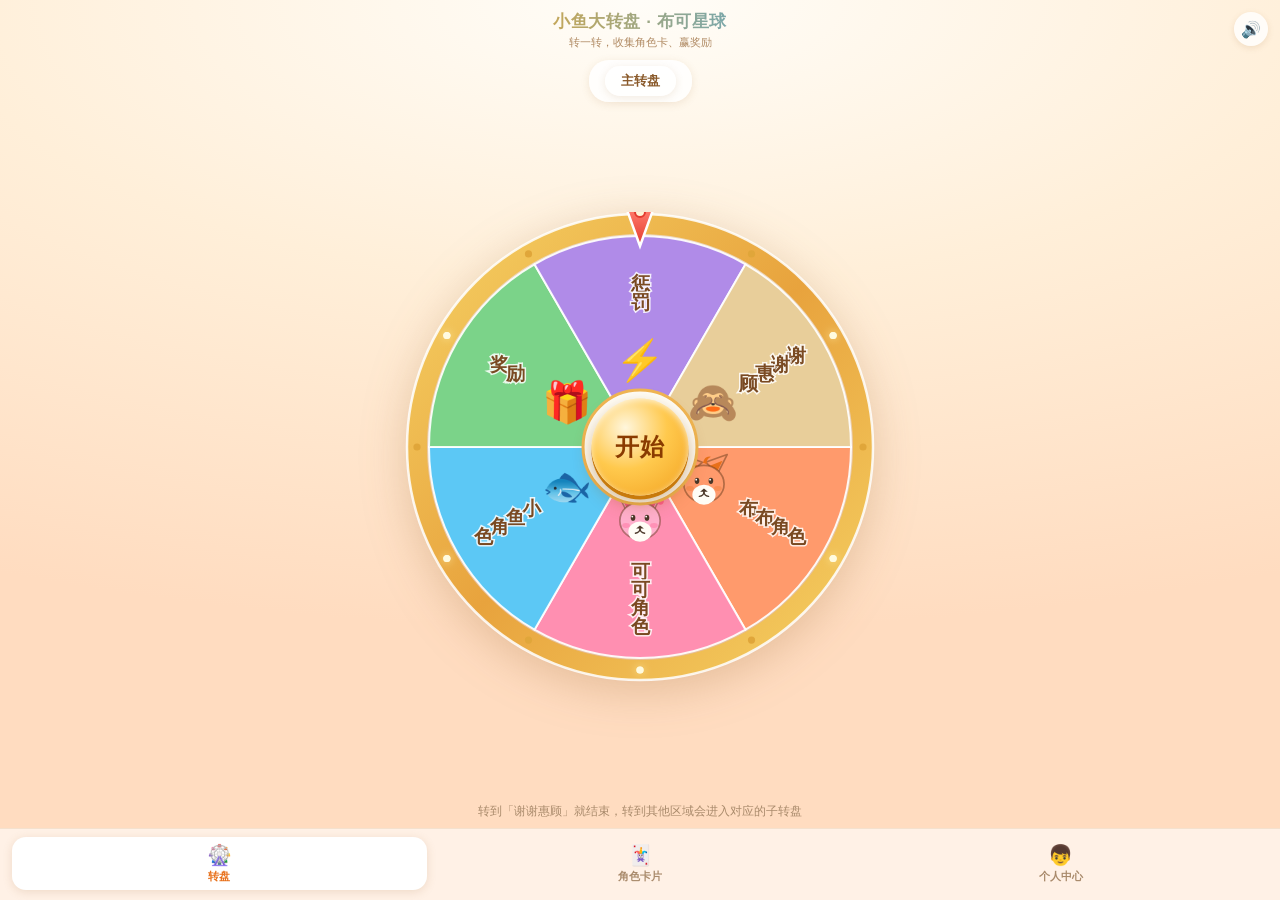
<file: xiaoyu-wheel/index.html>
<!DOCTYPE html>
<html lang="zh-CN">
<head>
<meta charset="UTF-8">
<meta name="viewport" content="width=device-width, initial-scale=1, maximum-scale=1, user-scalable=no, viewport-fit=cover">
<meta name="apple-mobile-web-app-capable" content="yes">
<meta name="mobile-web-app-capable" content="yes">
<meta name="apple-mobile-web-app-status-bar-style" content="default">
<meta name="apple-mobile-web-app-title" content="小鱼大转盘">
<meta name="theme-color" content="#FFB067">
<meta name="format-detection" content="telephone=no">
<link rel="apple-touch-icon" href="icon-180.png">
<link rel="icon" type="image/png" href="icon-180.png">
<title>小鱼大转盘 之 布可星球</title>
<style>
  * { box-sizing: border-box; margin: 0; padding: 0; -webkit-tap-highlight-color: transparent; }
  html, body { height: 100%; }
  body {
    font-family: -apple-system, BlinkMacSystemFont, "PingFang SC", "Helvetica Neue", "Microsoft YaHei", sans-serif;
    background: radial-gradient(120% 70% at 50% 0%, #FFFDF8 0%, #FFEFD9 45%, #FFDCC0 100%);
    color: #4A3728; overflow: hidden; touch-action: manipulation;
    user-select: none; -webkit-user-select: none;
  }
  .app { height: 100vh; height: 100dvh; display: flex; flex-direction: column;
         padding-top: env(safe-area-inset-top); padding-bottom: env(safe-area-inset-bottom); }

  header { flex: none; text-align: center; padding: 10px 14px 6px; position: relative; }
  header h1 { font-size: 17px; font-weight: 800; letter-spacing: .5px;
    background: linear-gradient(90deg,#E8701A,#F5A623,#4AA8E0,#E8701A);
    -webkit-background-clip: text; background-clip: text; color: transparent; }
  header .sub { font-size: 11px; color: #B08A63; margin-top: 2px; }
  .icon-btn { position: absolute; right: 12px; top: 12px; width: 34px; height: 34px; border: none;
    border-radius: 50%; background: rgba(255,255,255,.8); font-size: 16px; box-shadow: 0 2px 6px rgba(160,110,60,.16); }

  .pages { flex: 1 1 auto; min-height: 0; position: relative; }
  .page { position: absolute; inset: 0; display: none; flex-direction: column; padding: 0 14px; }
  .page.active { display: flex; }
  #p-wheel { padding-left: 4px; padding-right: 4px; }   /* 转盘页少留边，盘面尽量大 */
  .scroll { overflow-y: auto; -webkit-overflow-scrolling: touch; padding-bottom: 16px; }

  /* ---------- A 转盘区 ---------- */
  .crumb { flex: none; text-align: center; padding: 4px 0 2px; }
  .crumb span { display: inline-block; background: rgba(255,255,255,.85); border-radius: 20px;
    padding: 6px 16px; font-size: 13px; font-weight: 700; color: #8A5A2B;
    box-shadow: 0 2px 8px rgba(160,110,60,.14); }
  .crumb .tag { font-size: 11px; color: #B08A63; font-weight: 600; margin-left: 4px; }
  .wheel-area { flex: 1 1 auto; display: flex; align-items: center; justify-content: center; min-height: 0; }
  .wheel-wrap { position: relative; }
  canvas { display: block; filter: drop-shadow(0 10px 22px rgba(150,95,40,.26)); }
  #ctrl { position: absolute; left: 50%; top: 50%; transform: translate(-50%,-50%); border: none; border-radius: 50%;
    background: radial-gradient(circle at 35% 30%, #FFF6DC, #FFC94D 45%, #F2A01E 100%);
    color: #8A3B00; font-weight: 800; letter-spacing: 1px;
    box-shadow: 0 4px 0 #C87A0C, 0 8px 18px rgba(150,90,20,.45), inset 0 2px 6px rgba(255,255,255,.7);
    transition: transform .12s ease, box-shadow .12s ease; }
  #ctrl:active { transform: translate(-50%,-50%) scale(.94); }
  #ctrl.running { background: radial-gradient(circle at 35% 30%, #FFE0E0, #FF8A65 45%, #E85D3C 100%);
    color: #fff; box-shadow: 0 4px 0 #B4401F, 0 8px 18px rgba(180,60,30,.45), inset 0 2px 6px rgba(255,255,255,.5); }
  #ctrl:disabled { opacity: .8; }
  .wheel-foot { flex: none; text-align: center; padding: 6px 0 8px; }
  .hint { font-size: 12px; color: #A98A6B; margin-top: 8px; }
  .ghost-btn { border: none; background: rgba(255,255,255,.9); color: #8A6A50; font-size: 13px; font-weight: 700;
    padding: 8px 16px; border-radius: 20px; box-shadow: 0 2px 8px rgba(160,110,60,.14); }

  /* ---------- B 角色卡片 ---------- */
  .sec-title { font-size: 14px; font-weight: 800; color: #7A5230; margin: 12px 0 8px; display: flex; align-items: center; gap: 6px; }
  .sec-title .pill { font-size: 11px; font-weight: 700; background: #FFE3C2; color: #B1620F; border-radius: 12px; padding: 2px 8px; margin-left: auto; }
  .role-box { background: rgba(255,255,255,.8); border-radius: 16px; padding: 12px; margin-bottom: 12px;
    box-shadow: 0 3px 12px rgba(160,110,60,.12); }
  .role-head { display: flex; align-items: center; gap: 8px; font-size: 14px; font-weight: 800; margin-bottom: 10px; }
  .role-head .dot { width: 10px; height: 10px; border-radius: 50%; }
  .role-head .cnt { margin-left: auto; font-size: 12px; font-weight: 700; color: #A98A6B; }
  .grid { display: grid; grid-template-columns: repeat(3, 1fr); gap: 8px; }
  .cell { background: #FFF8EE; border: 2px dashed #E7D3BC; border-radius: 14px; padding: 8px 4px; text-align: center; }
  .cell .em { font-size: 28px; line-height: 1.1; filter: grayscale(1); opacity: .45; }
  .cell .nm { font-size: 11px; color: #B39A82; margin-top: 2px; }
  .cell .pg { font-size: 11px; font-weight: 800; color: #C58B4A; margin-top: 4px; }
  .cell.ready { border-color: #FFB84D; background: #FFF3DC; }
  .cell.ready .em { filter: none; opacity: 1; }
  .cell.ready .pg { color: #E8701A; }
  .cell.owned { border: 2px solid #FFC94D; background: linear-gradient(180deg,#FFF9E6,#FFEFC6); }
  .cell.owned .em { filter: none; opacity: 1; }
  .cell.owned .nm { color: #8A5A2B; }
  .cell.owned .pg { color: #2E9E5B; }
  .btn-merge { margin-top: 4px; width: 100%; border: none; border-radius: 10px; padding: 4px 0;
    font-size: 11px; font-weight: 800; background: linear-gradient(180deg,#FFC44D,#F2911E); color: #fff; }
  .btn-merge:active { transform: translateY(1px); }

  /* ---------- C 个人中心 ---------- */
  .me-card { background: rgba(255,255,255,.85); border-radius: 16px; padding: 14px; margin-bottom: 12px;
    box-shadow: 0 3px 12px rgba(160,110,60,.12); }
  .money-row { display: flex; align-items: baseline; gap: 6px; }
  .money-row .big { font-size: 30px; font-weight: 800; color: #E8701A; }
  .money-row .unit { font-size: 14px; color: #A98A6B; }
  .money-row .note { margin-left: auto; font-size: 11px; color: #B39A82; }
  .chips { display: flex; gap: 8px; margin-top: 10px; }
  .chip { flex: 1; background: #FFF8EE; border-radius: 12px; padding: 8px 4px; text-align: center; }
  .chip .em { font-size: 20px; }
  .chip .v { font-size: 15px; font-weight: 800; color: #7A5230; margin-top: 2px; }
  .chip .n { font-size: 10px; color: #B39A82; }
  .ex-title { font-size: 13px; font-weight: 800; color: #7A5230; margin: 12px 0 8px; }
  .ex-row { display: flex; align-items: center; gap: 8px; background: #FFF8EE; border-radius: 12px; padding: 8px 10px; margin-bottom: 8px; }
  .ex-row .txt { font-size: 12px; color: #7A5230; flex: 1; }
  .ex-row .txt b { color: #E8701A; }
  .ex-btn { border: none; border-radius: 10px; padding: 6px 12px; font-size: 12px; font-weight: 800;
    background: linear-gradient(180deg,#FFC44D,#F2911E); color: #fff; }
  .ex-btn:disabled { background: #EADBC6; color: #B39A82; }
  .pun-list { display: flex; flex-direction: column; gap: 6px; }
  .pun-item { display: flex; align-items: center; gap: 8px; font-size: 13px; color: #6B5340; padding: 4px 0; }
  .pun-item .c { margin-left: auto; font-weight: 800; color: #C1580C; }
  .log-list { font-size: 12px; color: #8A6A50; }
  .log-list li { display: flex; gap: 8px; padding: 4px 0; border-top: 1px dashed rgba(160,120,80,.16); list-style: none; }
  .log-list li:first-child { border-top: none; }
  .log-list .t { margin-left: auto; color: #B39A82; font-size: 11px; }
  .danger { width: 100%; border: none; background: #F7E3DA; color: #C1580C; border-radius: 12px;
    padding: 10px; font-size: 13px; font-weight: 700; margin-top: 6px; }

  /* ---------- 底部导航 ---------- */
  .tabs { flex: none; display: flex; gap: 6px; padding: 8px 12px 10px; background: rgba(255,255,255,.6);
    border-top: 1px solid rgba(200,160,110,.2); }
  .tab { flex: 1; border: none; background: transparent; padding: 6px 0; border-radius: 14px;
    font-size: 11px; font-weight: 700; color: #A98A6B; display: flex; flex-direction: column; align-items: center; gap: 2px; }
  .tab .ic { font-size: 20px; }
  .tab.on { background: #fff; color: #E8701A; box-shadow: 0 2px 10px rgba(160,110,60,.18); }

  /* ---------- 弹窗 ---------- */
  .modal { position: fixed; inset: 0; display: none; align-items: center; justify-content: center;
    background: rgba(60,35,15,.45); z-index: 30; padding: 24px; }
  .modal.show { display: flex; animation: fade .18s ease; }
  @keyframes fade { from { opacity: 0 } to { opacity: 1 } }
  .mcard { width: 100%; max-width: 320px; background: #fff; border-radius: 22px; padding: 24px 18px 18px; text-align: center;
    box-shadow: 0 18px 40px rgba(80,40,10,.35); animation: pop .32s cubic-bezier(.2,1.4,.5,1); }
  @keyframes pop { from { transform: scale(.6); opacity: 0 } to { transform: scale(1); opacity: 1 } }
  .mcard .emoji { font-size: 52px; line-height: 1; }
  .mcard h2 { margin: 10px 0 6px; font-size: 22px; color: #E8701A; }
  .mcard p { font-size: 13px; color: #8A6A50; }
  .mcard .btns { display: flex; gap: 10px; margin-top: 16px; }
  .mcard .btns button { flex: 1; border: none; border-radius: 14px; padding: 11px 0; font-size: 14px; font-weight: 700; }
  .btn-p { background: linear-gradient(180deg,#FFC44D,#F2911E); color: #fff; box-shadow: 0 3px 0 #C87A0C; }
  .btn-s { background: #F3E7DA; color: #8A6A50; }
  .mcard .btns button:active { transform: translateY(2px); box-shadow: none; }
  .confetti { position: fixed; top: -12px; width: 9px; height: 14px; z-index: 40; pointer-events: none; border-radius: 2px; }
  @keyframes fall { to { transform: translateY(105vh) rotate(720deg); opacity: .9 } }
</style>
</head>
<body>

<div class="app">
  <header>
    <h1>小鱼大转盘 · 布可星球</h1>
    <div class="sub">转一转，收集角色卡、赢奖励</div>
    <button id="sound" class="icon-btn" aria-label="音效">🔊</button>
  </header>

  <div class="pages">
    <!-- A 转盘区 -->
    <section class="page active" id="p-wheel">
      <div class="crumb"><span id="crumb">主转盘</span></div>
      <div class="wheel-area">
        <div class="wheel-wrap">
          <canvas id="wheel"></canvas>
          <button id="ctrl">开始</button>
        </div>
      </div>
      <div class="wheel-foot">
        <button id="backMain" class="ghost-btn" style="display:none">← 返回主转盘</button>
        <div class="hint" id="hint">点中间按钮开始，再点一次停下</div>
      </div>
    </section>

    <!-- B 角色卡片 -->
    <section class="page" id="p-cards">
      <div class="scroll" id="cardsBox"></div>
    </section>

    <!-- C 个人中心 -->
    <section class="page" id="p-me">
      <div class="scroll" id="meBox"></div>
    </section>
  </div>

  <nav class="tabs">
    <button class="tab on" data-page="p-wheel"><span class="ic">🎡</span>转盘</button>
    <button class="tab" data-page="p-cards"><span class="ic">🃏</span>角色卡片</button>
    <button class="tab" data-page="p-me"><span class="ic">👦</span>个人中心</button>
  </nav>
</div>

<div class="modal" id="modal">
  <div class="mcard">
    <div class="emoji" id="mEmoji">🎉</div>
    <h2 id="mTitle"></h2>
    <p id="mTip"></p>
    <div class="btns">
      <button id="mBtn1" class="btn-s">返回</button>
      <button id="mBtn2" class="btn-p">好耶</button>
    </div>
  </div>
</div>

<script>
(function () {
  'use strict';

  /* =========================================================
     数据模型
     S.frag[role][i]  : 表情碎片数量（第 i 个表情）
     S.card[role][i]  : 是否已合成完整角色卡
     S.money/bird/chick/duck/box : 奖励
     S.punish[key]    : 惩罚累计次数
     ========================================================= */
  var STORE_KEY = 'xiaoyu_wheel_v1';

  var EMO = [
    { name: '开心', emoji: '😄' },
    { name: '爱心', emoji: '😍' },
    { name: '酷炫', emoji: '😎' },
    { name: '惊讶', emoji: '😲' },
    { name: '犯困', emoji: '🥱' },
    { name: '生气', emoji: '😠' }
  ];

  var ROLES = [
    { id: 'bubu',   name: '布布', emoji: '🦊', iconFox: 'bubu', color: '#FF9A6C', text: '布布角色' },
    { id: 'keke',   name: '可可', emoji: '🦊', iconFox: 'keke', color: '#FF8FB1', text: '可可角色' },
    { id: 'xiaoyu', name: '小鱼', emoji: '🐟', iconFox: null,   color: '#5CC8F5', text: '小鱼角色' }
  ];

  var PUNISH = [
    { key: 'squat', text: '深蹲5次',      emoji: '🏋️', color: '#B08BE8', label: ['深蹲', '5次'] },
    { key: 'frog',  text: '蛙跳5次',      emoji: '🐸', color: '#8FBF6F', label: ['蛙跳', '5次'] },
    { key: 'hw',    text: '写作业30分钟', emoji: '✏️', color: '#7FA6E8', label: ['写作业', '30分钟'] }
  ];

  // weight = 该奖项在奖励转盘上占的扇区数量（小鸟:小鸡:小鸭 = 4:2:1，其余各 1）
  var REWARD = [
    { key: 'm1',    text: '1元',       emoji: '🪙', color: '#FFD54F', weight: 1 },
    { key: 'm2',    text: '2元',       emoji: '💰', color: '#FFB84D', weight: 1 },
    { key: 'bird',  text: '小鸟卡片',  emoji: '🐦', color: '#AED581', weight: 4 },
    { key: 'chick', text: '小鸡卡片',  emoji: '🐤', color: '#FFD18C', weight: 2 },
    { key: 'duck',  text: '小鸭卡片',  emoji: '🦆', color: '#7FD3E8', weight: 1 },
    { key: 'none',  text: '谢谢惠顾',  emoji: '🙈', color: '#E8CE9A', weight: 1 }
  ];

  function shade(hex, f) {
    var r = parseInt(hex.substr(1, 2), 16), g = parseInt(hex.substr(3, 2), 16), b = parseInt(hex.substr(5, 2), 16);
    r = Math.max(0, Math.min(255, Math.round(r * f)));
    g = Math.max(0, Math.min(255, Math.round(g * f)));
    b = Math.max(0, Math.min(255, Math.round(b * f)));
    return '#' + [r, g, b].map(function (v) { return ('0' + v.toString(16)).slice(-2); }).join('');
  }

  // 按权重展开为扇区，并尽量把同类扇区打散，避免连成一大片
  function buildWeighted(list) {
    var keys = [], w = {}, map = {};
    list.forEach(function (it) { keys.push(it.key); w[it.key] = it.weight || 1; map[it.key] = it; });
    var total = 0, left = {};
    keys.forEach(function (k) { total += w[k]; left[k] = w[k]; });
    var order = [], last = null;
    while (total > 0) {
      var best = null, bestV = -Infinity;
      keys.forEach(function (k) {
        if (!left[k]) return;
        var v = left[k] + (k === last ? -1 : 1);
        if (v > bestV) { bestV = v; best = k; }
      });
      order.push(best); left[best]--; total--; last = best;
    }
    var used = {};
    return order.map(function (k) {
      var i = used[k] || 0; used[k] = i + 1;
      var it = map[k];
      return { key: it.key, text: it.text, emoji: it.emoji, idx: it.idx, weight: w[k],
               color: (i % 2 === 1) ? shade(it.color, 1.12) : it.color };
    });
  }

  /* 兑换关系（逐级合成，不是每级都能直接换盲盒）：
       8 张小鸟卡片 → 1 张小鸭卡片
       2 张小鸡卡片 → 1 张小鸭卡片
      10 张小鸭卡片 → 1 个小鸡盲盒                                   */
  var EXCHANGE = [
    { key: 'bird',  to: 'duck', need: 8,  name: '小鸟卡片', emoji: '🐦', toName: '小鸭卡片', toEmoji: '🦆', verb: '合成' },
    { key: 'chick', to: 'duck', need: 2,  name: '小鸡卡片', emoji: '🐤', toName: '小鸭卡片', toEmoji: '🦆', verb: '合成' },
    { key: 'duck',  to: 'box',  need: 10, name: '小鸭卡片', emoji: '🦆', toName: '小鸡盲盒', toEmoji: '🎁', verb: '兑换' }
  ];
  function cardName(k) {
    if (k === 'bird') return '小鸟卡片';
    if (k === 'chick') return '小鸡卡片';
    if (k === 'duck') return '小鸭卡片';
    return '小鸡盲盒';
  }

  function defaultState() {
    var s = { frag: {}, card: {}, money: 0, bird: 0, chick: 0, duck: 0, box: 0,
              punish: { squat: 0, frog: 0, hw: 0 }, log: [], spins: 0 };
    ROLES.forEach(function (r) {
      s.frag[r.id] = [0, 0, 0, 0, 0, 0];
      s.card[r.id] = [false, false, false, false, false, false];
    });
    return s;
  }

  var S = load();

  function load() {
    try {
      var raw = localStorage.getItem(STORE_KEY);
      if (!raw) return defaultState();
      var s = JSON.parse(raw), d = defaultState();
      // 补齐字段，兼容旧数据
      ROLES.forEach(function (r) {
        if (!s.frag || !s.frag[r.id]) s.frag = s.frag || {}, s.frag[r.id] = d.frag[r.id];
        if (!s.card || !s.card[r.id]) s.card = s.card || {}, s.card[r.id] = d.card[r.id];
      });
      ['money','bird','chick','duck','box','spins'].forEach(function (k) { if (typeof s[k] !== 'number') s[k] = 0; });
      if (!s.punish) s.punish = d.punish;
      if (!s.log) s.log = [];
      return s;
    } catch (e) { return defaultState(); }
  }
  function save() { try { localStorage.setItem(STORE_KEY, JSON.stringify(S)); } catch (e) {} }

  /* ---------- 转盘配置 ---------- */
  var WHEELS = {};
  WHEELS.main = {
    title: '主转盘', isMain: true,
    items: [
      { key: 'bubu',   text: '布布角色', emoji: '🦊', iconFox: 'bubu', color: '#FF9A6C', next: 'bubu' },
      { key: 'keke',   text: '可可角色', emoji: '🦊', iconFox: 'keke', color: '#FF8FB1', next: 'keke' },
      { key: 'xiaoyu', text: '小鱼角色', emoji: '🐟', color: '#5CC8F5', next: 'xiaoyu' },
      { key: 'reward', text: '奖励',     emoji: '🎁', color: '#7BD389', next: 'reward' },
      { key: 'punish', text: '惩罚',     emoji: '⚡', color: '#B08BE8', next: 'punish' },
      { key: 'none',   text: '谢谢惠顾', emoji: '🙈', color: '#E8CE9A', next: null }
    ]
  };
  ROLES.forEach(function (r) {
    WHEELS[r.id] = {
      title: r.name + '表情', role: r.id, isRole: true,
      items: EMO.map(function (e, i) {
        return { key: 'e' + i, text: e.name, emoji: e.emoji, idx: i,
                 color: ['#FFD79A','#FFC1A6','#FFB1C1','#C7B4F0','#A8DCF0','#B7E5A8'][i] };
      })
    };
  });
  WHEELS.reward = { title: '奖励转盘', isReward: true, items: buildWeighted(REWARD) };
  WHEELS.punish = { title: '惩罚转盘', isPunish: true, items: PUNISH };

  /* ---------- DOM ---------- */
  var canvas = document.getElementById('wheel'), ctx = canvas.getContext('2d');
  var ctrl = document.getElementById('ctrl'), crumb = document.getElementById('crumb');
  var hint = document.getElementById('hint'), backMain = document.getElementById('backMain');
  var modal = document.getElementById('modal');
  var mEmoji = document.getElementById('mEmoji'), mTitle = document.getElementById('mTitle'), mTip = document.getElementById('mTip');
  var mBtn1 = document.getElementById('mBtn1'), mBtn2 = document.getElementById('mBtn2');
  var cardsBox = document.getElementById('cardsBox'), meBox = document.getElementById('meBox');

  var level = 'main', cur = WHEELS.main;
  var size = 300, R = 130, cx = 150, cy = 150;
  var rot = 0, speed = 0, state = 'idle', raf = null, lastTS = 0, lastIdx = -1, lastTick = 0, bulbPhase = 0, idleTimer = null;
  var MAX_SPEED = 1400;

  /* =========================================================
     绘制
     ========================================================= */
  function resize() {
    var area = document.querySelector('#p-wheel .wheel-area');
    var s = Math.floor(Math.min(area.clientWidth, area.clientHeight, 470));
    if (s < 200) s = 200;
    size = s;
    var dpr = Math.min(window.devicePixelRatio || 1, 3);
    canvas.style.width = s + 'px'; canvas.style.height = s + 'px';
    canvas.width = Math.round(s * dpr); canvas.height = Math.round(s * dpr);
    ctx.setTransform(dpr, 0, 0, dpr, 0, 0);
    cx = cy = s / 2; R = s / 2 - 24;
    ctrl.style.width = ctrl.style.height = Math.round(R * 0.46) + 'px';
    ctrl.style.fontSize = Math.round(R * 0.115) + 'px';
    draw();
  }
  /* ---------- 布布 / 可可 专属狐狸图标 ----------
     布布：橙色小狐狸 + 头顶呆毛
     可可：粉色小狐狸 + 蝴蝶结 + 睫毛                                */
  function foxColors(v) {
    var keke = (v === 'keke');
    return {
      keke: keke,
      c1: keke ? '#FFAFCC' : '#FF9A6C',      // 毛色
      c2: keke ? '#E8557F' : '#E8701A',      // 耳内 / 呆毛
      bow: '#FF5C8A', bowMid: '#FFD1E1',
      blush: keke ? 'rgba(255,90,140,.35)' : 'rgba(232,112,26,.28)',
      dk: '#4A3728', line: 'rgba(90,50,20,.45)'
    };
  }

  function foxSvg(v, s) {
    var c = foxColors(v);
    var extra = c.keke
      ? '<ellipse cx="53" cy="11" rx="6" ry="4.4" fill="' + c.bow + '" transform="rotate(-28 53 11)"/>'
      + '<ellipse cx="65" cy="14" rx="6" ry="4.4" fill="' + c.bow + '" transform="rotate(28 65 14)"/>'
      + '<circle cx="59" cy="12.5" r="2.6" fill="' + c.bowMid + '"/>'
      + '<path d="M27 31 l-3.5 -3 M53 31 l3.5 -3" stroke="' + c.dk + '" stroke-width="1.6" stroke-linecap="round" fill="none"/>'
      : '<path d="M38.5 13 q1.5 -10 9.5 -8.5 q-7.5 1 -5 9.5 z" fill="' + c.c2 + '"/>';
    return '<svg viewBox="0 0 80 80" width="' + s + '" height="' + s + '" style="vertical-align:-' + (s * 0.12).toFixed(1) + 'px">'
      + '<g stroke="' + c.line + '" stroke-width="2.2" stroke-linejoin="round">'
      + '<path d="M22 26 L10 2 L38 12 Z" fill="' + c.c1 + '"/>'
      + '<path d="M58 26 L70 2 L42 12 Z" fill="' + c.c1 + '"/>'
      + '</g>'
      + '<path d="M23 25 L16 10 L34 17 Z" fill="' + c.c2 + '"/>'
      + '<path d="M57 25 L64 10 L46 17 Z" fill="' + c.c2 + '"/>'
      + extra
      + '<ellipse cx="40" cy="40" rx="26" ry="24" fill="' + c.c1 + '" stroke="' + c.line + '" stroke-width="2.2"/>'
      + '<ellipse cx="40" cy="54" rx="15" ry="13" fill="#FFFDF6"/>'
      + '<ellipse cx="31" cy="36" rx="3" ry="4" fill="' + c.dk + '"/>'
      + '<ellipse cx="49" cy="36" rx="3" ry="4" fill="' + c.dk + '"/>'
      + '<circle cx="30" cy="34.5" r="1.2" fill="#fff"/>'
      + '<circle cx="48" cy="34.5" r="1.2" fill="#fff"/>'
      + '<ellipse cx="22" cy="46" rx="5" ry="3.2" fill="' + c.blush + '"/>'
      + '<ellipse cx="58" cy="46" rx="5" ry="3.2" fill="' + c.blush + '"/>'
      + '<path d="M40 46 L35 50 L45 50 Z" fill="' + c.dk + '"/>'
      + '<path d="M40 50 q0 5 -6 6 M40 50 q0 5 6 6" stroke="' + c.dk + '" stroke-width="1.6" fill="none" stroke-linecap="round"/>'
      + '</svg>';
  }

  function drawFox(g, x, y, r, v) {
    var c = foxColors(v);
    g.save();
    g.translate(x, y);
    g.scale(r / 30, r / 30);
    g.lineJoin = 'round'; g.lineCap = 'round';
    g.strokeStyle = c.line; g.lineWidth = 2.2;
    g.fillStyle = c.c1;
    g.beginPath(); g.moveTo(-18, -14); g.lineTo(-30, -38); g.lineTo(-2, -28); g.closePath(); g.fill(); g.stroke();
    g.beginPath(); g.moveTo(18, -14); g.lineTo(30, -38); g.lineTo(2, -28); g.closePath(); g.fill(); g.stroke();
    g.fillStyle = c.c2;
    g.beginPath(); g.moveTo(-17, -16); g.lineTo(-24, -30); g.lineTo(-6, -23); g.closePath(); g.fill();
    g.beginPath(); g.moveTo(17, -16); g.lineTo(24, -30); g.lineTo(6, -23); g.closePath(); g.fill();
    if (!c.keke) {                                        // 布布：呆毛
      g.beginPath(); g.moveTo(-1.5, -27); g.quadraticCurveTo(1.5, -37, 9, -35);
      g.quadraticCurveTo(2, -31, 4, -26); g.closePath(); g.fill();
    } else {                                              // 可可：蝴蝶结 + 睫毛
      g.fillStyle = c.bow;
      g.beginPath(); g.ellipse(13, -29, 6, 4.4, -0.5, 0, Math.PI * 2); g.fill();
      g.beginPath(); g.ellipse(25, -26, 6, 4.4, 0.5, 0, Math.PI * 2); g.fill();
      g.fillStyle = c.bowMid;
      g.beginPath(); g.arc(19, -27.5, 2.6, 0, Math.PI * 2); g.fill();
      g.strokeStyle = c.dk; g.lineWidth = 1.8;
      g.beginPath(); g.moveTo(-13, -8); g.lineTo(-16.5, -11); g.stroke();
      g.beginPath(); g.moveTo(13, -8); g.lineTo(16.5, -11); g.stroke();
      g.strokeStyle = c.line; g.lineWidth = 2.2;
    }
    g.fillStyle = c.c1;
    g.beginPath(); g.ellipse(0, 0, 26, 24, 0, 0, Math.PI * 2); g.fill(); g.stroke();
    g.fillStyle = '#FFFDF6';
    g.beginPath(); g.ellipse(0, 14, 15, 13, 0, 0, Math.PI * 2); g.fill();
    g.fillStyle = c.blush;
    g.beginPath(); g.ellipse(-18, 6, 5, 3.2, 0, 0, Math.PI * 2); g.fill();
    g.beginPath(); g.ellipse(18, 6, 5, 3.2, 0, 0, Math.PI * 2); g.fill();
    g.fillStyle = c.dk;
    g.beginPath(); g.ellipse(-9, -4, 3, 4, 0, 0, Math.PI * 2); g.fill();
    g.beginPath(); g.ellipse(9, -4, 3, 4, 0, 0, Math.PI * 2); g.fill();
    g.fillStyle = '#fff';
    g.beginPath(); g.arc(-10, -5.5, 1.2, 0, Math.PI * 2); g.fill();
    g.beginPath(); g.arc(8, -5.5, 1.2, 0, Math.PI * 2); g.fill();
    g.fillStyle = c.dk;
    g.beginPath(); g.moveTo(0, 6); g.lineTo(-5, 10); g.lineTo(5, 10); g.closePath(); g.fill();
    g.strokeStyle = c.dk; g.lineWidth = 1.7;
    g.beginPath(); g.moveTo(0, 10); g.quadraticCurveTo(0, 15, -6, 16); g.stroke();
    g.beginPath(); g.moveTo(0, 10); g.quadraticCurveTo(0, 15, 6, 16); g.stroke();
    g.restore();
  }

  function rad(d) { return d * Math.PI / 180; }
  function lum(hex) {
    var r = parseInt(hex.substr(1, 2), 16), g = parseInt(hex.substr(3, 2), 16), b = parseInt(hex.substr(5, 2), 16);
    return (0.299 * r + 0.587 * g + 0.114 * b) / 255;
  }

  function draw() {
    var items = cur.items, n = items.length, seg = 360 / n;
    ctx.clearRect(0, 0, size, size);

    var g = ctx.createLinearGradient(0, 0, size, size);
    g.addColorStop(0, '#F6D365'); g.addColorStop(.5, '#E8A33D'); g.addColorStop(1, '#F6D365');
    ctx.beginPath(); ctx.arc(cx, cy, R + 12, 0, Math.PI * 2);
    ctx.lineWidth = 20; ctx.strokeStyle = g; ctx.stroke();
    ctx.beginPath(); ctx.arc(cx, cy, R + 22, 0, Math.PI * 2);
    ctx.lineWidth = 2.5; ctx.strokeStyle = 'rgba(255,255,255,.85)'; ctx.stroke();

    for (var b = 0; b < 12; b++) {
      var a = rad(b * 30 - 90), on = (b + bulbPhase) % 2 === 0;
      ctx.beginPath(); ctx.arc(cx + Math.cos(a) * (R + 12), cy + Math.sin(a) * (R + 12), 3.6, 0, Math.PI * 2);
      ctx.fillStyle = on ? '#FFFBE0' : '#E0A63A'; ctx.fill();
      if (on) { ctx.shadowColor = '#FFE9A0'; ctx.shadowBlur = 8; ctx.fill(); ctx.shadowBlur = 0; }
    }

    ctx.save(); ctx.translate(cx, cy);
    for (var i = 0; i < n; i++) {
      var st = rad(i * seg + rot), en = rad((i + 1) * seg + rot);
      ctx.beginPath(); ctx.moveTo(0, 0); ctx.arc(0, 0, R, st, en); ctx.closePath();
      ctx.fillStyle = items[i].color; ctx.fill();
      ctx.lineWidth = 2; ctx.strokeStyle = 'rgba(255,255,255,.9)'; ctx.stroke();
    }
    ctx.restore();

    ctx.save(); ctx.translate(cx, cy);
    ctx.textAlign = 'center'; ctx.textBaseline = 'middle';
    for (var k = 0; k < n; k++) {
      var it = items[k], mid = rad(k * seg + seg / 2 + rot);
      var dx = Math.cos(mid), dy = Math.sin(mid);
      // 图标：布布/可可用手绘狐狸，其余用 emoji
      if (it.iconFox) {
        drawFox(ctx, dx * R * 0.35, dy * R * 0.35, R * 0.11, it.iconFox);
      } else if (it.emoji) {
        ctx.font = Math.round(R * (n <= 4 ? 0.14 : 0.19)) + 'px -apple-system, "Apple Color Emoji", "Segoe UI Emoji", sans-serif';
        var er = n <= 4 ? R * 0.80 : R * 0.40;
        ctx.fillText(it.emoji, dx * er, dy * er);
      }
      // 文字
      var darkText = lum(it.color) > 0.62;
      ctx.fillStyle = darkText ? '#7A4A22' : '#FFFFFF';
      var strokeC = darkText ? 'rgba(255,255,255,.85)' : 'rgba(90,50,20,.35)';
      if (n <= 4 && it.label) {                       // 少扇区：中心横排多行
        var lines = it.label, lh = Math.round(R * 0.15);
        ctx.font = '800 ' + Math.round(R * 0.12) + 'px -apple-system, "PingFang SC", sans-serif';
        for (var L = 0; L < lines.length; L++) {
          var yy = dy * R * 0.55 + (L - (lines.length - 1) / 2) * lh;
          var xx = dx * R * 0.55;
          ctx.lineWidth = 3; ctx.strokeStyle = strokeC; ctx.strokeText(lines[L], xx, yy);
          ctx.fillText(lines[L], xx, yy);
        }
      } else {                                        // 多扇区：沿半径排列
        var chars = it.text.split(''), cn = chars.length;
        var avail = R * 0.90 - R * 0.55;
        var step = Math.min(19, avail / Math.max(cn, 1));
        var fs = Math.min(19, step * 1.04);
        ctx.font = '800 ' + fs.toFixed(1) + 'px -apple-system, "PingFang SC", sans-serif';
        // 读序规则：第一个字永远排在「视觉上更靠上」的一端；
        // 只在扇区几乎水平（|dy| ≈ 0）时才用左右判定，避免旋转时读序突然翻转。
        var outward = (Math.abs(dy) > 0.08) ? (dy > 0) : (dx > 0);
        var span = (cn - 1) * step, rc = (R * 0.90 + R * 0.55) / 2;
        for (var c = 0; c < cn; c++) {
          var off = outward ? (-span / 2 + c * step) : (span / 2 - c * step);
          var rr = rc + off, x = dx * rr, y = dy * rr;
          ctx.lineWidth = 3; ctx.strokeStyle = strokeC; ctx.strokeText(chars[c], x, y);
          ctx.fillText(chars[c], x, y);
        }
      }
    }
    ctx.restore();

    ctx.beginPath(); ctx.arc(cx, cy, R * 0.27, 0, Math.PI * 2);
    ctx.fillStyle = '#FFFDF6'; ctx.fill();
    ctx.lineWidth = 3; ctx.strokeStyle = '#F0B552'; ctx.stroke();

    var px = cx, pyTop = cy - R - 26, pyTip = cy - R + 10;
    var pg = ctx.createLinearGradient(px, pyTop, px, pyTip);
    pg.addColorStop(0, '#FF7A6B'); pg.addColorStop(1, '#E23B2E');
    ctx.beginPath(); ctx.moveTo(px, pyTip); ctx.lineTo(px - 13, pyTop);
    ctx.quadraticCurveTo(px, pyTop - 6, px + 13, pyTop); ctx.closePath();
    ctx.fillStyle = pg; ctx.fill();
    ctx.lineWidth = 2.5; ctx.strokeStyle = '#FFFFFF'; ctx.stroke();
    ctx.beginPath(); ctx.arc(px, pyTop + 2, 5, 0, Math.PI * 2);
    ctx.fillStyle = '#FFF3D6'; ctx.fill();
    ctx.lineWidth = 2; ctx.strokeStyle = '#E23B2E'; ctx.stroke();
  }

  function indexAt(r) {
    var seg = 360 / cur.items.length;
    var a = ((-90 - r) % 360 + 360) % 360;
    return Math.floor(a / seg) % cur.items.length;
  }

  /* ---------- 音效 ---------- */
  var audioCtx = null, muted = false;
  function ensureAudio() {
    if (!audioCtx) { var AC = window.AudioContext || window.webkitAudioContext; if (AC) { try { audioCtx = new AC(); } catch (e) {} } }
    if (audioCtx && audioCtx.state === 'suspended') audioCtx.resume();
  }
  function beep(f, d, t, v) {
    if (muted || !audioCtx) return;
    try {
      var o = audioCtx.createOscillator(), g = audioCtx.createGain();
      o.type = t; o.frequency.value = f;
      var now = audioCtx.currentTime;
      g.gain.setValueAtTime(v, now); g.gain.exponentialRampToValueAtTime(0.001, now + d);
      o.connect(g); g.connect(audioCtx.destination); o.start(now); o.stop(now + d + 0.02);
    } catch (e) {}
  }
  function tickSound() { var t = performance.now(); if (t - lastTick < 55) return; lastTick = t; beep(1500, .03, 'square', .04); }
  function winSound() { [523, 659, 784, 1047].forEach(function (f, i) { setTimeout(function () { beep(f, .18, 'triangle', .07); }, i * 110); }); }
  function mehSound() { [392, 294].forEach(function (f, i) { setTimeout(function () { beep(f, .22, 'sine', .06); }, i * 150); }); }
  function mergeSound() { [659, 880, 1175].forEach(function (f, i) { setTimeout(function () { beep(f, .2, 'triangle', .07); }, i * 90); }); }

  /* ---------- 旋转 ---------- */
  function startBlink() { stopBlink(); idleTimer = setInterval(function () { bulbPhase++; draw(); }, 500); }
  function stopBlink() { if (idleTimer) { clearInterval(idleTimer); idleTimer = null; } }

  function startSpin() {
    ensureAudio(); stopBlink(); state = 'spinning';
    ctrl.textContent = '停止'; ctrl.classList.add('running');
    lastTS = performance.now(); lastIdx = indexAt(rot);
    cancelAnimationFrame(raf); raf = requestAnimationFrame(spinFrame);
  }
  function spinFrame(ts) {
    var dt = Math.min(0.05, (ts - lastTS) / 1000); lastTS = ts;
    speed = MAX_SPEED + (speed - MAX_SPEED) * Math.exp(-dt / 0.42);
    rot = (rot + speed * dt) % 360;
    var i = indexAt(rot);
    if (i !== lastIdx) { lastIdx = i; tickSound(); }
    draw(); raf = requestAnimationFrame(spinFrame);
  }
  function stopSpin() {
    if (state !== 'spinning') return;
    state = 'stopping'; ctrl.textContent = '停止中'; ctrl.disabled = true;
    var idx = Math.floor(Math.random() * cur.items.length);
    var jitter = (Math.random() - 0.5) * (360 / cur.items.length) * 0.62;
    var local = idx * (360 / cur.items.length) + (360 / cur.items.length) / 2 + jitter;
    var desired = ((-90 - local) % 360 + 360) % 360;
    var base = ((desired - rot) % 360 + 360) % 360;
    var v = Math.max(speed, 150), T = 2.4 + Math.random() * 0.9;
    var turns = Math.max(2, Math.ceil((v * T / 4 - base) / 360));
    var delta = turns * 360 + base;
    T = Math.min(4.5, Math.max(1.2, 4 * delta / v));
    var startRot = rot, t0 = performance.now(), li = indexAt(rot);
    cancelAnimationFrame(raf);
    (function frame(ts) {
      var p = Math.min(1, (ts - t0) / (T * 1000));
      rot = (startRot + delta * (1 - Math.pow(1 - p, 4))) % 360;
      var i2 = indexAt(rot); if (i2 !== li) { li = i2; tickSound(); }
      draw();
      if (p < 1) raf = requestAnimationFrame(frame); else finish(idx);
    })(performance.now());
  }
  function finish(idx) {
    state = 'idle'; speed = 0;
    ctrl.textContent = '开始'; ctrl.classList.remove('running'); ctrl.disabled = false;
    startBlink(); S.spins++;
    var item = cur.items[idx];
    try { if (navigator.vibrate) navigator.vibrate(item.key === 'none' ? 25 : [18, 40, 28]); } catch (e) {}
    if (cur.isMain) onMainResult(item); else onSubResult(item);
  }

  /* ---------- 结果处理 ---------- */
  function onMainResult(item) {
    if (!item.next) {
      mehSound();
      showModal({ emoji: '🙈', title: '谢谢惠顾', tip: '这次什么也没有，再转一次试试运气～',
        b1: null, b2: '收下', onOk: hideModal });
      return;
    }
    winSound();
    var w = WHEELS[item.next];
    showModal({
      emoji: item.emoji, iconFox: item.iconFox, title: '转到「' + item.text + '」',
      tip: '进入「' + w.title + '」，继续转就能拿到属于你的东西！',
      b1: '待会儿再说', b2: '继续 →',
      onOk: function () { hideModal(); setLevel(item.next); },
      onCancel: hideModal
    });
  }

  function onSubResult(item) {
    var tip = '', emoji = item.emoji || '🎁', title = item.text;

    if (cur.isRole) {
      var role = cur.role, i = item.idx, rname = roleName(role);
      S.frag[role][i]++;
      var have = S.frag[role][i];
      title = rname + '·' + EMO[i].name + ' 碎片';
      if (S.card[role][i]) {
        tip = '已经有过这张卡啦，碎片 +1（当前 ' + have + ' 个，可留着换卡）';
      } else if (have >= 3) {
        tip = '🎉 碎片已集满 3 个！去「角色卡片」合成完整的 ' + rname + '·' + EMO[i].name + ' 卡吧！';
      } else {
        tip = '获得碎片 1 个，还差 ' + (3 - have) + ' 个就能合成完整卡片';
      }
      pushLog(EMO[i].emoji, rname + '·' + EMO[i].name + '碎片');
      winSound(); confetti();
    } else if (cur.isReward) {
      if (item.key === 'm1') { S.money += 1; tip = '奖励金 +1 元，已存入个人中心'; pushLog('🪙', '奖励 1 元'); }
      else if (item.key === 'm2') { S.money += 2; tip = '奖励金 +2 元，已存入个人中心'; pushLog('💰', '奖励 2 元'); }
      else if (item.key === 'bird') { S.bird++; tip = '小鸟卡片 +1（8 张可合成 1 张小鸭卡片）'; pushLog('🐦', '小鸟卡片'); }
      else if (item.key === 'chick') { S.chick++; tip = '小鸡卡片 +1（2 张可合成 1 张小鸭卡片）'; pushLog('🐤', '小鸡卡片'); }
      else if (item.key === 'duck') { S.duck++; tip = '小鸭卡片 +1（10 张可兑换小鸡盲盒）'; pushLog('🦆', '小鸭卡片'); }
      else { mehSound(); tip = '这次的奖励轮空啦，下次加油～'; pushLog('🙈', '奖励·谢谢惠顾'); }
      if (item.key !== 'none') { winSound(); confetti(); }
    } else if (cur.isPunish) {
      S.punish[item.key]++;
      tip = '接受挑战吧！惩罚已记录到个人中心';
      pushLog(item.emoji, '惩罚·' + item.text);
      mehSound();
    }
    save(); renderCards(); renderMe();
    // 子转盘转完只给一个出口：返回主转盘
    showModal({
      emoji: emoji, title: title, tip: tip,
      b1: null, b2: '返回主转盘',
      onOk: function () { hideModal(); setLevel('main'); }
    });
  }

  function setLevel(id) {
    level = id; cur = WHEELS[id];
    crumb.innerHTML = '';
    var sp = document.createElement('span');
    sp.textContent = cur.title;
    crumb.appendChild(sp);
    if (!cur.isMain) {
      var tag = document.createElement('span');
      tag.className = 'tag'; tag.textContent = '（子转盘）';
      crumb.appendChild(tag);
    }
    backMain.style.display = cur.isMain ? 'none' : 'inline-block';
    hint.textContent = cur.isMain ? '转到「谢谢惠顾」就结束，转到其他区域会进入对应的子转盘'
                                  : '这是子转盘，转完记得点「返回主转盘」';
    draw();
  }

  function roleName(id) { for (var i = 0; i < ROLES.length; i++) if (ROLES[i].id === id) return ROLES[i].name; return id; }
  function roleIcon(r, s) { return r.iconFox ? foxSvg(r.iconFox, s) : '<span style="font-size:' + s + 'px">' + r.emoji + '</span>'; }
  function pushLog(e, t) { S.log.unshift({ e: e, t: t, d: Date.now() }); if (S.log.length > 40) S.log.length = 40; }

  /* ---------- 弹窗 ---------- */
  var cb1 = null, cb2 = null;
  function showModal(cfg) {
    if (cfg.iconFox) mEmoji.innerHTML = foxSvg(cfg.iconFox, 56);
    else mEmoji.textContent = cfg.emoji || '🎉';
    mTitle.textContent = cfg.title; mTip.textContent = cfg.tip;
    cb1 = cfg.onCancel || null; cb2 = cfg.onOk || null;
    mBtn1.style.display = cfg.b1 ? '' : 'none'; mBtn1.textContent = cfg.b1 || '';
    mBtn2.textContent = cfg.b2 || '好耶';
    modal.classList.add('show');
  }
  function hideModal() { modal.classList.remove('show'); }
  mBtn1.addEventListener('click', function () { hideModal(); if (cb1) cb1(); });
  mBtn2.addEventListener('click', function () { if (cb2) cb2(); else hideModal(); });
  modal.addEventListener('click', function (e) { if (e.target === modal) hideModal(); });

  function confetti() {
    var colors = ['#FF8A65', '#FFD54F', '#AED581', '#4DB6AC', '#64B5F6', '#F06292', '#9575CD'];
    for (var i = 0; i < 26; i++) {
      var d = document.createElement('div');
      d.className = 'confetti';
      d.style.left = (Math.random() * 100) + 'vw';
      d.style.background = colors[i % colors.length];
      d.style.animation = 'fall ' + (1.3 + Math.random() * 0.9) + 's linear ' + (Math.random() * 0.4) + 's forwards';
      document.body.appendChild(d);
      (function (el) { setTimeout(function () { el.remove(); }, 2800); })(d);
    }
  }

  /* ---------- B 角色卡片页 ---------- */
  function renderCards() {
    var html = '';
    ROLES.forEach(function (r) {
      var owned = S.card[r.id].filter(Boolean).length;
      var ready = 0;
      for (var i = 0; i < 6; i++) if (!S.card[r.id][i] && S.frag[r.id][i] >= 3) ready++;
      html += '<div class="role-box">';
      html += '<div class="role-head"><span class="dot" style="background:' + r.color + '"></span>'
            + '<span style="display:flex;align-items:center;gap:4px">' + roleIcon(r, 22) + ' ' + r.name + '表情卡</span>'
            + '<span class="cnt">已收集 ' + owned + '/6' + (ready ? ' · 可合成 ' + ready : '') + '</span></div>';
      html += '<div class="grid">';
      EMO.forEach(function (e, i) {
        var fr = S.frag[r.id][i], has = S.card[r.id][i];
        var cls = has ? 'cell owned' : (fr >= 3 ? 'cell ready' : 'cell');
        html += '<div class="' + cls + '">';
        html += '<div class="em">' + e.emoji + '</div>';
        html += '<div class="nm">' + e.name + '</div>';
        if (has) html += '<div class="pg">✓ 已获得</div>';
        else {
          html += '<div class="pg">碎片 ' + fr + '/3</div>';
          if (fr >= 3) html += '<button class="btn-merge" data-merge="' + r.id + ':' + i + '">合成卡片</button>';
        }
        html += '</div>';
      });
      html += '</div></div>';
    });
    var hasAny = false;
    ROLES.forEach(function (r) { for (var i = 0; i < 6; i++) if (!S.card[r.id][i] && S.frag[r.id][i] >= 3) hasAny = true; });
    html += '<div class="sec-title">合成说明<span class="pill">' + (hasAny ? '有可合成的卡' : '继续收集碎片') + '</span></div>';
    html += '<div class="role-box" style="font-size:12px;color:#8A6A50;line-height:1.7">'
          + '· 主转盘转到「布布 / 可可 / 小鱼角色」→ 进入对应表情子转盘<br>'
          + '· 子转盘 6 个表情，转到哪个就得哪个<b>碎片</b><br>'
          + '· 同一种表情集满 <b>3 个碎片</b> → 合成 1 张完整<b>角色卡</b><br>'
          + '· 每个角色 6 张表情卡，集齐即通关</div>';
    cardsBox.innerHTML = html;
  }

  cardsBox.addEventListener('click', function (e) {
    var t = e.target.closest ? e.target.closest('[data-merge]') : null;
    if (!t) return;
    var p = t.getAttribute('data-merge').split(':');
    var role = p[0], i = parseInt(p[1], 10);
    if (S.card[role][i] || S.frag[role][i] < 3) return;
    S.frag[role][i] -= 3; S.card[role][i] = true;
    save(); renderCards(); renderMe(); mergeSound(); confetti();
    showModal({ emoji: EMO[i].emoji, title: '合成成功！',
      tip: '获得完整卡片：' + roleName(role) + '·' + EMO[i].name + ' 🎉',
      b1: null, b2: '太棒了', onOk: hideModal });
  });

  /* ---------- C 个人中心 ---------- */
  function renderMe() {
    var punTotal = S.punish.squat + S.punish.frog + S.punish.hw;
    var html = '';
    html += '<div class="me-card">';
    html += '<div class="sec-title" style="margin-top:0">💰 我的奖励金</div>';
    html += '<div class="money-row"><span class="big">' + S.money + '</span><span class="unit">元</span>'
          + '<span class="note">累计抽奖 ' + S.spins + ' 次</span></div>';
    html += '<div class="chips">';
    html += chip('🐦', S.bird, '小鸟卡片');
    html += chip('🐤', S.chick, '小鸡卡片');
    html += chip('🦆', S.duck, '小鸭卡片');
    html += chip('🎁', S.box, '小鸡盲盒');
    html += '</div></div>';

    html += '<div class="me-card"><div class="sec-title" style="margin-top:0">🦆 合成小鸭卡片</div>';
    EXCHANGE.forEach(function (x) {
      if (x.to !== 'duck') return;
      html += exRow(x);
    });
    html += '<div class="sec-title">🎁 兑换小鸡盲盒</div>';
    EXCHANGE.forEach(function (x) {
      if (x.to !== 'box') return;
      html += exRow(x);
    });
    html += '<div style="font-size:11px;color:#B39A82;margin-top:6px;line-height:1.7">'
          + '兑换链路：8 张小鸟卡 → 1 张小鸭卡<br>'
          + '　　　　　2 张小鸡卡 → 1 张小鸭卡<br>'
          + '　　　　　10 张小鸭卡 → 1 个小鸡盲盒<br>'
          + '奖励转盘共 10 格：小鸟 4 格 · 小鸡 2 格 · 小鸭 1 格 · 1元/2元/谢谢惠顾 各 1 格</div>';
    html += '</div>';

    html += '<div class="me-card"><div class="sec-title" style="margin-top:0">⚡ 我的惩罚 <span class="pill">共 ' + punTotal + ' 次</span></div>';
    html += '<div class="pun-list">';
    PUNISH.forEach(function (p) {
      html += '<div class="pun-item"><span>' + p.emoji + '</span><span>' + p.text + '</span><span class="c">' + S.punish[p.key] + ' 次</span></div>';
    });
    html += '</div></div>';

    html += '<div class="me-card"><div class="sec-title" style="margin-top:0">📜 最近记录</div>';
    if (!S.log.length) html += '<div style="font-size:12px;color:#B39A82">还没有记录，去转盘试试吧～</div>';
    else {
      html += '<ul class="log-list">';
      S.log.slice(0, 12).forEach(function (r) {
        var d = new Date(r.d), hh = ('0' + d.getHours()).slice(-2), mm = ('0' + d.getMinutes()).slice(-2);
        html += '<li><span>' + r.e + '</span><span>' + r.t + '</span><span class="t">' + hh + ':' + mm + '</span></li>';
      });
      html += '</ul>';
    }
    html += '</div>';
    html += '<button class="danger" id="reset">清空全部数据</button>';
    meBox.innerHTML = html;
  }
  function chip(e, v, n) {
    return '<div class="chip"><div class="em">' + e + '</div><div class="v">' + v + '</div><div class="n">' + n + '</div></div>';
  }
  function exRow(x) {
    var have = S[x.key], ok = have >= x.need, lack = x.need - have;
    var unit = (x.to === 'box') ? '个' : '张';
    return '<div class="ex-row"><span style="font-size:20px">' + x.emoji + '</span>'
         + '<span class="txt">' + x.need + ' 张' + x.name + ' → 1 ' + unit + x.toName
         + '<br><b>已有 ' + have + ' / ' + x.need + '</b>' + (ok ? '' : '（还差 ' + lack + '）') + '</span>'
         + '<button class="ex-btn" data-ex="' + x.key + '"' + (ok ? '' : ' disabled') + '>' + x.verb + '</button></div>';
  }

  meBox.addEventListener('click', function (e) {
    var ex = e.target.closest ? e.target.closest('[data-ex]') : null;
    if (ex) {
      var key = ex.getAttribute('data-ex');
      var cfg = null;
      EXCHANGE.forEach(function (x) { if (x.key === key) cfg = x; });
      if (!cfg || S[key] < cfg.need) return;
      S[key] -= cfg.need; S[cfg.to]++; save(); renderMe(); winSound(); confetti();
      var unit = (cfg.to === 'box') ? '个' : '张';
      showModal({ emoji: cfg.toEmoji,
        title: cfg.verb + '成功！',
        tip: '用 ' + cfg.need + ' 张' + cfg.name + ' ' + cfg.verb + ' 1 ' + unit + cfg.toName + ' ' + cfg.toEmoji,
        b1: null, b2: '开心', onOk: hideModal });
      return;
    }
    if (e.target.id === 'reset') {
      if (!confirm('确定清空全部数据？碎片、卡片、奖励和记录都会没有哦')) return;
      S = defaultState(); save(); renderCards(); renderMe();
    }
  });

  /* ---------- 交互 ---------- */
  ctrl.addEventListener('click', function () {
    ensureAudio();
    if (state === 'idle') startSpin(); else if (state === 'spinning') stopSpin();
  });
  backMain.addEventListener('click', function () { setLevel('main'); });
  document.querySelectorAll('.tab').forEach(function (t) {
    t.addEventListener('click', function () {
      document.querySelectorAll('.tab').forEach(function (x) { x.classList.remove('on'); });
      t.classList.add('on');
      document.querySelectorAll('.page').forEach(function (p) { p.classList.remove('active'); });
      document.getElementById(t.getAttribute('data-page')).classList.add('active');
      if (t.getAttribute('data-page') === 'p-wheel') { resize(); }
    });
  });
  document.getElementById('sound').addEventListener('click', function () {
    muted = !muted;
    document.getElementById('sound').textContent = muted ? '🔈' : '🔊';
    if (!muted) { ensureAudio(); beep(880, .08, 'triangle', .06); }
  });
  window.addEventListener('resize', resize);
  window.addEventListener('orientationchange', function () { setTimeout(resize, 250); });
  document.addEventListener('gesturestart', function (e) { e.preventDefault(); });

  /* ---------- 启动 ---------- */
  resize(); setLevel('main'); renderCards(); renderMe(); startBlink();
})();
</script>
</body>
</html>
</file>
